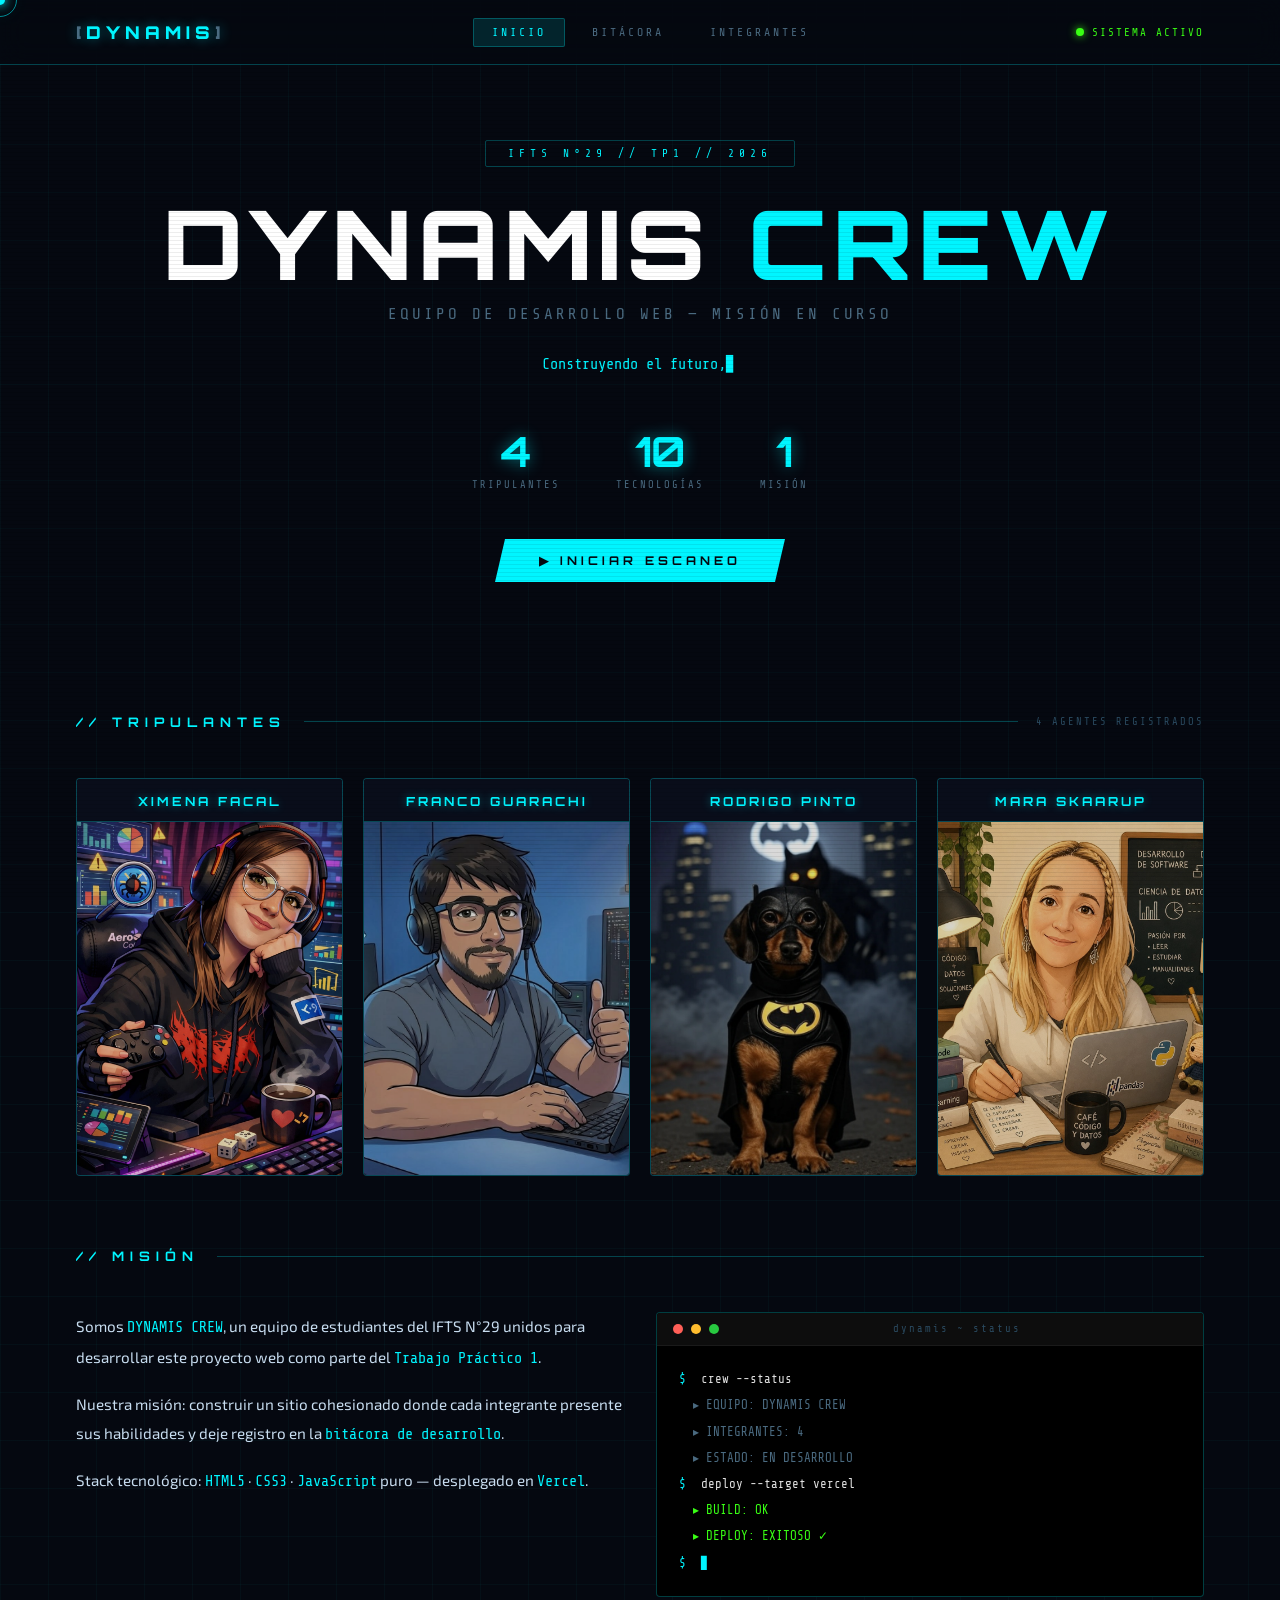
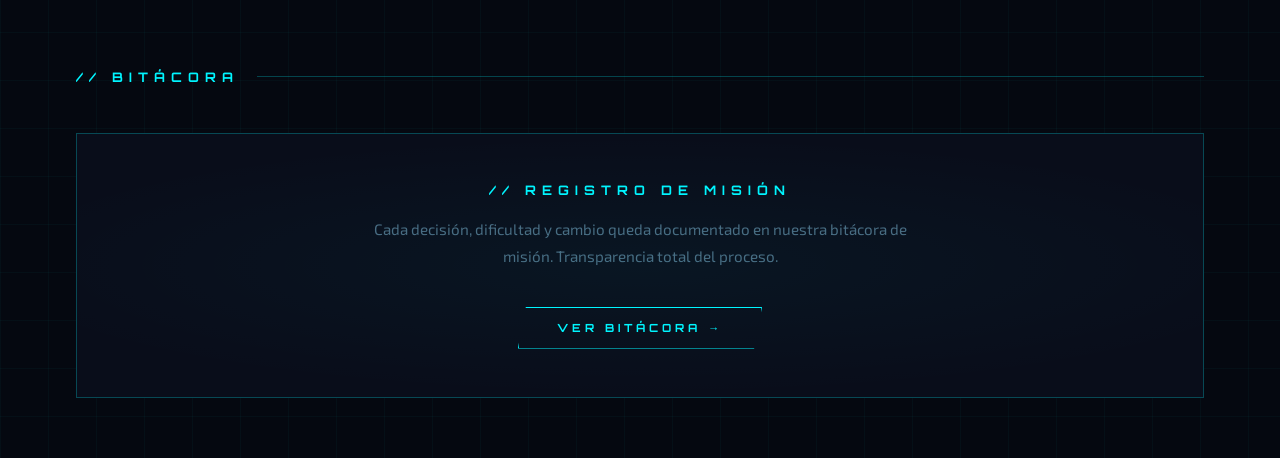
<file: index.html>
<!DOCTYPE html>
<html lang="es">
<head>
  <meta charset="UTF-8" />
  <meta name="viewport" content="width=device-width, initial-scale=1.0"/>
  <title>Dynamis | Sistema Nexus</title>
  <link href="https://fonts.googleapis.com/css2?family=Orbitron:wght@400;700;900&family=Share+Tech+Mono&family=Exo+2:wght@300;400;600&display=swap" rel="stylesheet"/>
  <link rel="stylesheet" href="css/styles.css"/>
</head>
<body>

  <div id="cursor"></div>
  <div id="cursor-ring"></div>

  <div id="scan-overlay">
    <div id="scan-line"></div>
    <!-- <div id="scan-msg">ESCANEANDO SISTEMA...</div> -->
  </div>

  <header class="nav-header">
    <nav class="nav-container">
      <div class="nav-logo">
        <span class="logo-bracket">[</span>DYNAMIS<span class="logo-bracket">]</span>
      </div>
      <div class="nav-links">
        <button class="nav-btn" onclick="navigate('home')">INICIO</button>
        <button class="nav-btn" onclick="navigate('bitacora')">BITÁCORA</button>
        <button class="nav-btn" onclick="scrollToIntegrantes()">INTEGRANTES</button>
      </div>
      <div class="nav-status">
        <div class="status-dot"></div>
        <span>SISTEMA ACTIVO</span>
      </div>
    </nav>
  </header>

  <main id="root"></main>

  <script src="js/main.js"></script>
</body>
</html>
</file>
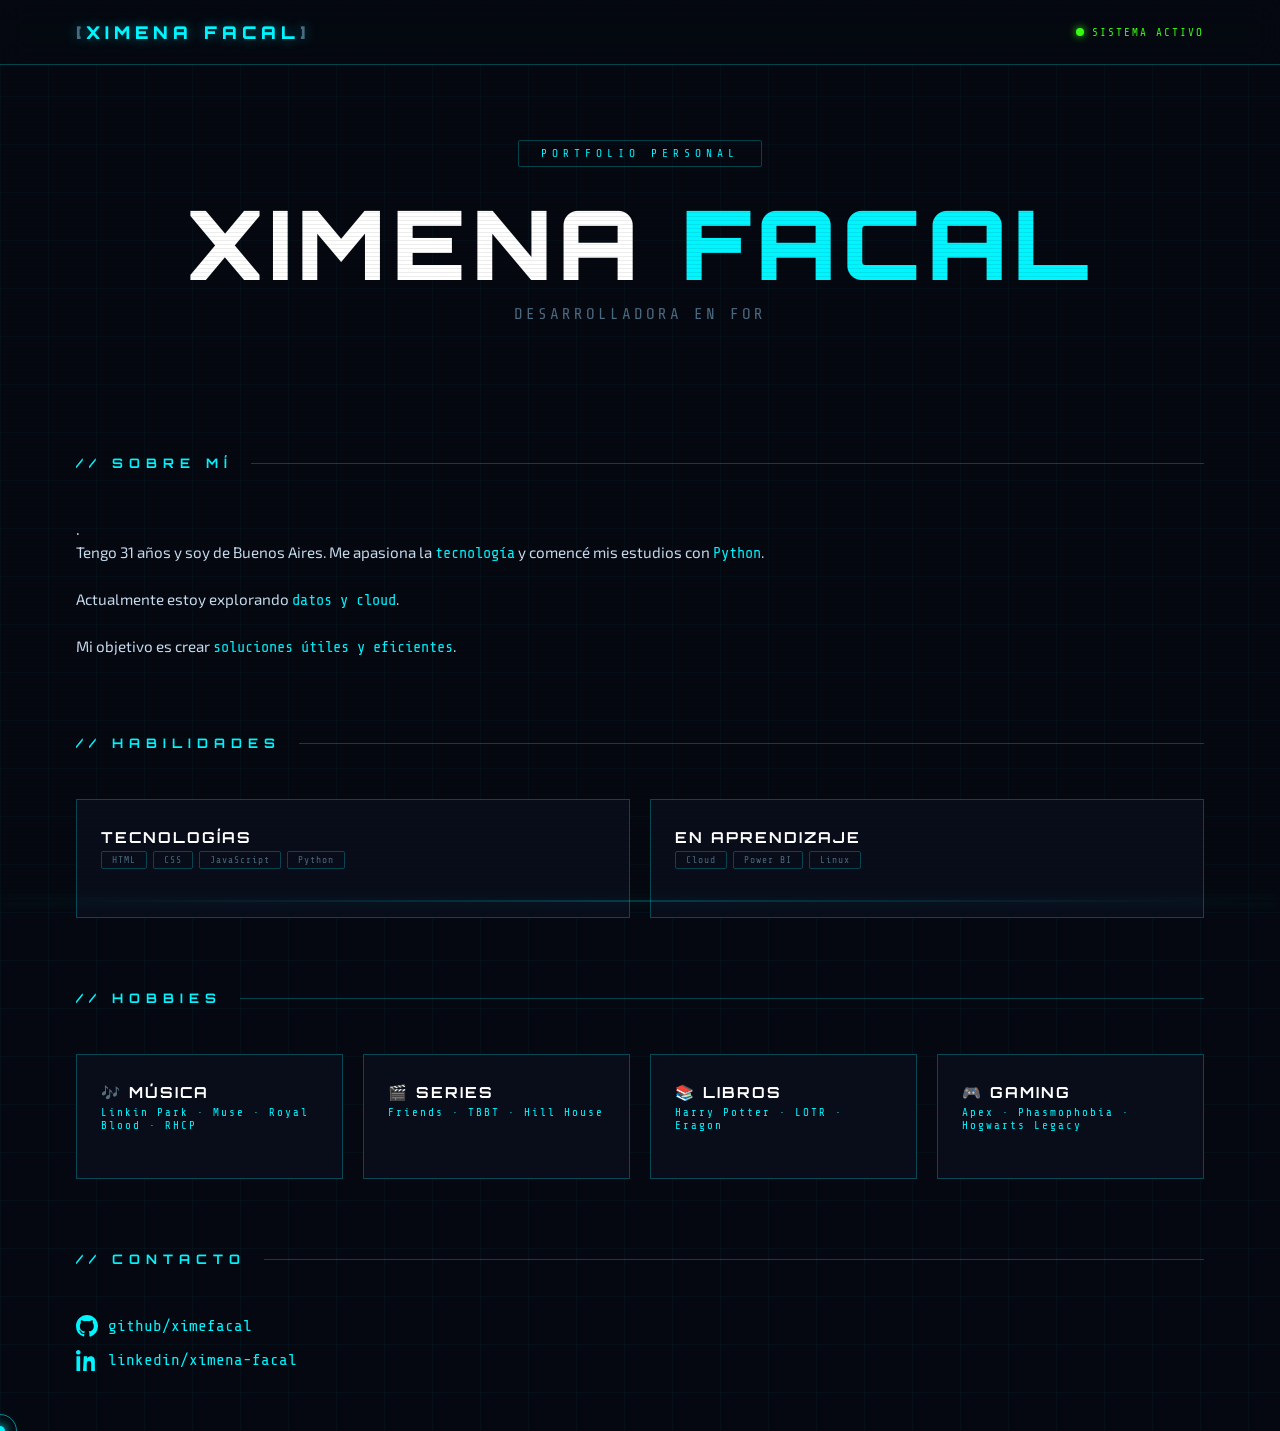
<file: tp1 v2.0/index.html>
<!DOCTYPE html>
<html lang="es">
<head>
  <meta charset="UTF-8" />
  <meta name="viewport" content="width=device-width, initial-scale=1.0"/>
  <title>Ximena | Dynamis Profile</title>

  <!-- Fuentes Dynamis -->
  <link href="https://fonts.googleapis.com/css2?family=Orbitron:wght@400;700;900&family=Share+Tech+Mono&family=Exo+2:wght@300;400;600&display=swap" rel="stylesheet"/>

  <link rel="stylesheet" href="css/styles.css"/>
</head>

<body>

  <!-- NAVBAR -->
  <header class="nav-header">
    <nav class="nav-container">
      <div class="nav-logo">
        <span class="logo-bracket">[</span>XIMENA FACAL<span class="logo-bracket">]</span>
      </div>
      <div class="nav-status">
        <div class="status-dot"></div>
        <span>SISTEMA ACTIVO</span>
      </div>

    </nav>
  </header>

  <main id="root">

    <!-- HERO -->
    <section class="hero-section">
      <div class="hero-badge">PORTFOLIO PERSONAL</div>

      <h1 class="hero-title">
        XIMENA <span class="title-accent">FACAL</span>
      </h1>

      <p class="hero-subtitle">
        DESARROLLADORA EN FORMACIÓN — TECNOLOGÍA & DATOS
      </p>
    </section>

    <!-- SOBRE MI -->
    <section class="mission-section">
      <div class="section-header">
        <h2>// SOBRE MÍ</h2>
        <div class="header-line"></div>
      </div>.
      

      <div class="mission-text">
        <p>
          Tengo 31 años y soy de Buenos Aires. Me apasiona la 
          <span>tecnología</span> y comencé mis estudios con <span>Python</span>.
        </p>

        <p>
          Actualmente estoy explorando <span>datos y cloud</span>.
        </p>

        <p>
          Mi objetivo es crear <span>soluciones útiles y eficientes</span>.
        </p>
      </div>
    </section>

    <!-- HABILIDADES -->
    <section class="crew-section">
      <div class="section-header">
        <h2>// HABILIDADES</h2>
        <div class="header-line"></div>
      </div>

      <div class="crew-grid">

        <div class="crew-card">
          <div class="card-name">TECNOLOGÍAS</div>
          <div class="card-skills">
            <span class="skill-tag">HTML</span>
            <span class="skill-tag">CSS</span>
            <span class="skill-tag">JavaScript</span>
            <span class="skill-tag">Python</span>
          </div>
        </div>

        <div class="crew-card">
          <div class="card-name">EN APRENDIZAJE</div>
          <div class="card-skills">
            <span class="skill-tag">Cloud</span>
            <span class="skill-tag">Power BI</span>
            <span class="skill-tag">Linux</span>
          </div>
        </div>

      </div>
    </section>

    <!-- HOBBIES -->
    <section class="crew-section">
      <div class="section-header">
        <h2>// HOBBIES</h2>
        <div class="header-line"></div>
      </div>

      <div class="crew-grid">

        <div class="crew-card">
          <div class="card-name">🎶 MÚSICA</div>
          <div class="card-role">Linkin Park · Muse · Royal Blood · RHCP</div>
        </div>

        <div class="crew-card">
          <div class="card-name">🎬 SERIES</div>
          <div class="card-role">Friends · TBBT · Hill House</div>
        </div>

        <div class="crew-card">
          <div class="card-name">📚 LIBROS</div>
          <div class="card-role">Harry Potter · LOTR · Eragon</div>
        </div>

        <div class="crew-card">
          <div class="card-name">🎮 GAMING</div>
          <div class="card-role">Apex · Phasmophobia · Hogwarts Legacy</div>
        </div>

      </div>
    </section>

    <!-- CONTACTO -->
    <section class="mission-section">
      <div class="section-header">
        <h2>// CONTACTO</h2>
        <div class="header-line"></div>
      </div>

<div class="contact-links">

  <!-- GITHUB -->
  <a href="https://github.com/ximefacal" target="_blank" class="contact-item">
    <svg viewBox="0 0 24 24">
      <path d="M12 0C5.37 0 0 5.37 0 12a12 12 0 008.2 11.4c.6.1.8-.3.8-.6v-2.2c-3.3.7-4-1.6-4-1.6-.5-1.3-1.2-1.6-1.2-1.6-1-.7.1-.7.1-.7 1.1.1 1.7 1.2 1.7 1.2 1 .1.6 2.2 3.5 1.6.1-.7.4-1.2.7-1.5-2.7-.3-5.6-1.3-5.6-6a4.7 4.7 0 011.2-3.2 4.3 4.3 0 01.1-3.1s1-.3 3.3 1.2a11.5 11.5 0 016 0c2.3-1.5 3.3-1.2 3.3-1.2.4 1 .2 2.1.1 3.1a4.7 4.7 0 011.2 3.2c0 4.7-2.9 5.7-5.6 6 .4.3.8 1 .8 2v3c0 .3.2.7.8.6A12 12 0 0024 12c0-6.63-5.37-12-12-12z"/>
    </svg>
    <span>github/ximefacal</span>
  </a>

  <!-- LINKEDIN -->
  <a href="https://www.linkedin.com/in/ximena-facal/" target="_blank" class="contact-item">
    <svg viewBox="0 0 24 24">
      <path d="M4.98 3.5C4.98 5 3.9 6 2.5 6S0 5 0 3.5 1.08 1 2.5 1 4.98 2 4.98 3.5zM.5 8h4V24h-4zM8.5 8h3.6v2.2h.1c.5-.9 1.8-2.2 3.7-2.2 4 0 4.7 2.6 4.7 6V24h-4v-7.1c0-1.7 0-3.8-2.3-3.8s-2.6 1.8-2.6 3.7V24h-4z"/>
    </svg>
    <span>linkedin/ximena-facal</span>
  </a>

</div>
    </section>

  </main>
  <script src="js/main.js"></script>
</body>
</html>
</file>
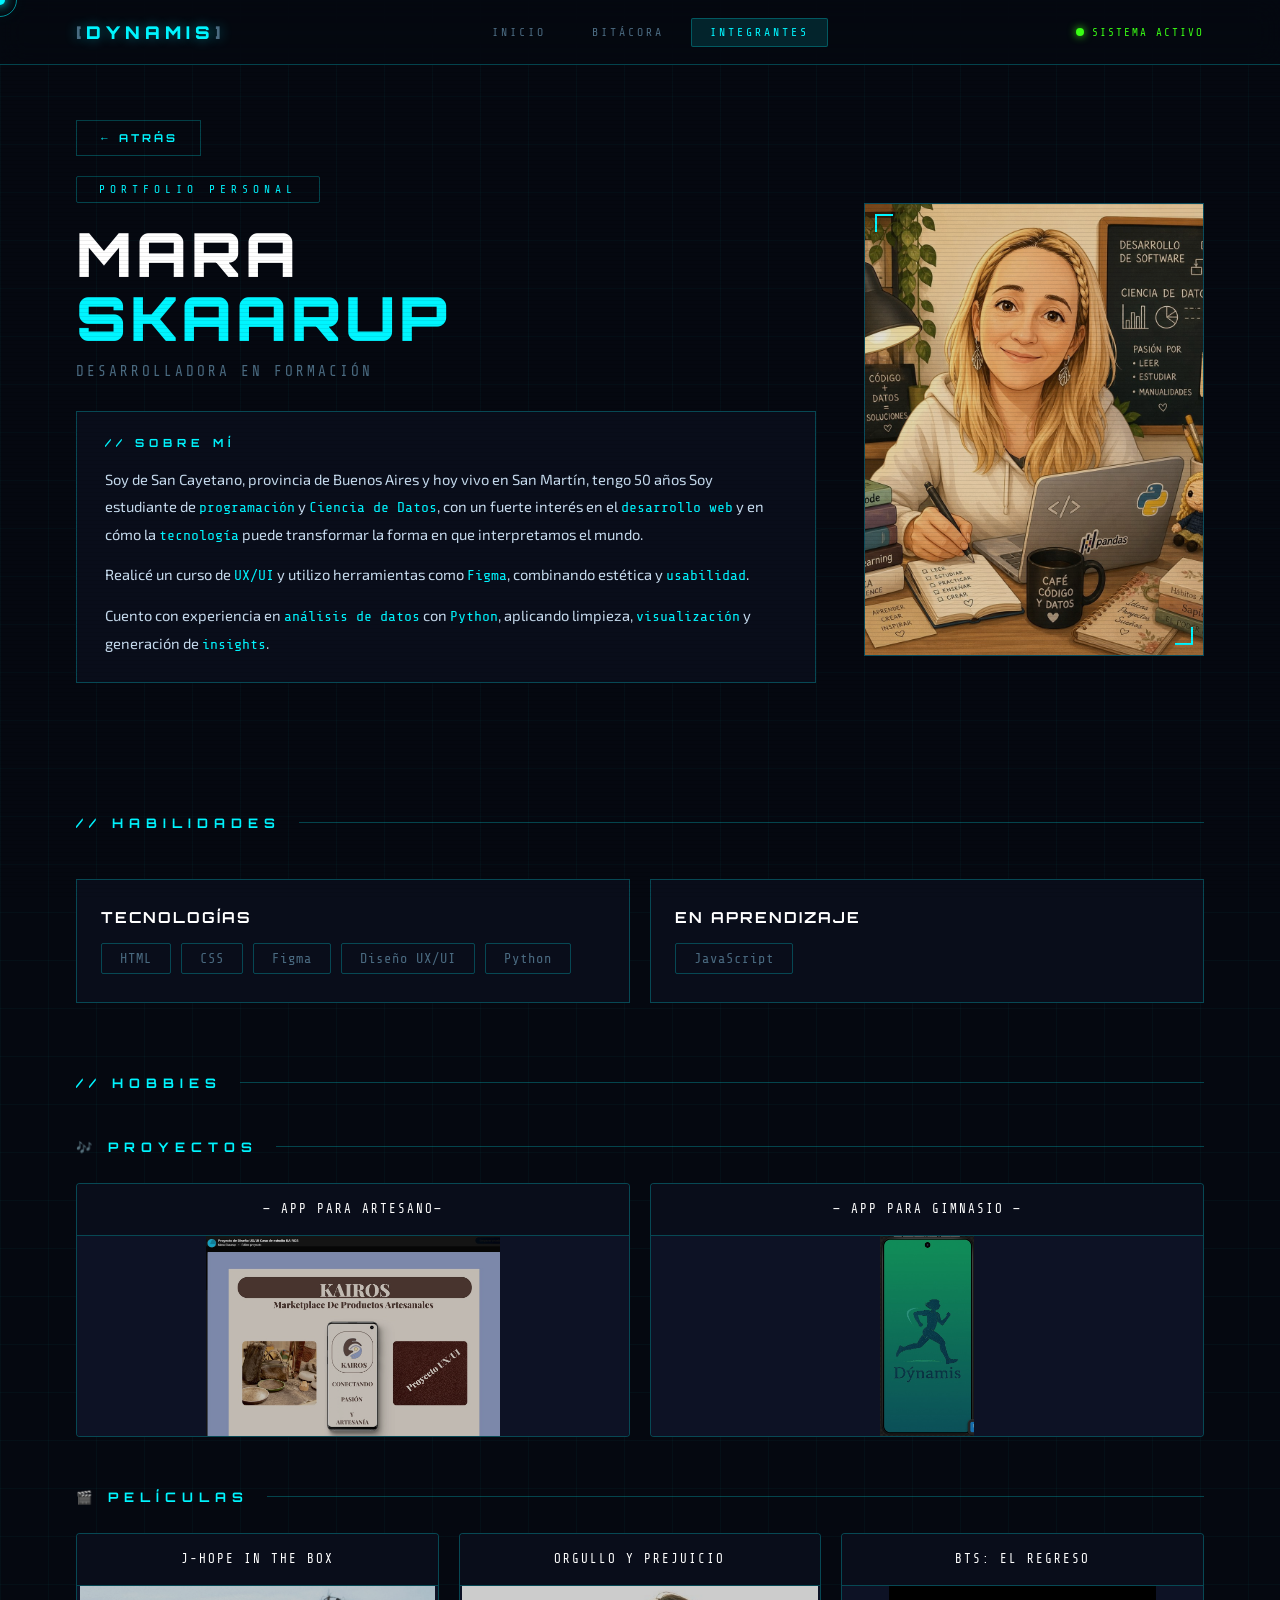
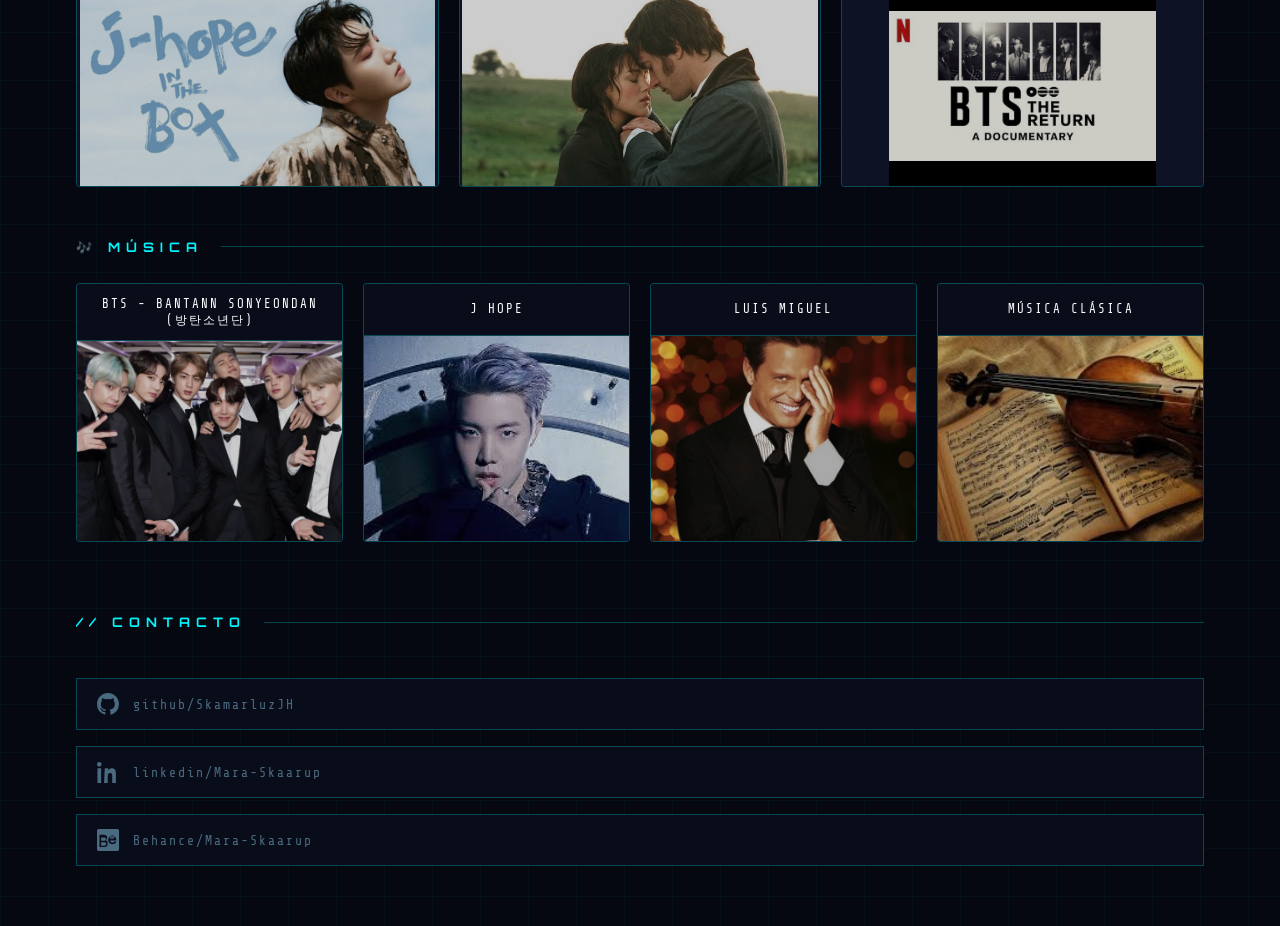
<file: mara.html>
<!DOCTYPE html>
<html lang="es">
<head>
  <meta charset="UTF-8" />
  <meta name="viewport" content="width=device-width, initial-scale=1.0"/>
  <title>Mara Skaarup | Dynamis Profile</title>
  <link href="https://fonts.googleapis.com/css2?family=Orbitron:wght@400;700;900&family=Share+Tech+Mono&family=Exo+2:wght@300;400;600&display=swap" rel="stylesheet"/>
  <link rel="stylesheet" href="css/styles.css"/>
</head>
<body>

  <div id="cursor"></div>
  <div id="cursor-ring"></div>

  <header class="nav-header">
    <nav class="nav-container">
      <div class="nav-logo">
        <span class="logo-bracket">[</span>DYNAMIS<span class="logo-bracket">]</span>
      </div>
      <div class="nav-links">
        <button class="nav-btn" onclick="window.location.href='index.html'">INICIO</button>
        <button class="nav-btn" onclick="window.location.href='index.html?page=bitacora'">BITÁCORA</button>
        <button class="nav-btn active" onclick="window.location.href='index.html'">INTEGRANTES</button>
      </div>
      <div class="nav-status">
        <div class="status-dot"></div>
        <span>SISTEMA ACTIVO</span>
      </div>
    </nav>
  </header>

  <main id="root">

    <div class="profile-nav-buttons">
      <a href="rodrigo.html" class="profile-nav-btn">← ATRÁS</a>
      <span class="profile-nav-btn placeholder">SIGUIENTE →</span>
    </div>

    <!-- HERO -->
    <div class="profile-hero-layout">

      <div class="profile-hero-left">
        <div class="hero-badge" style="align-self:flex-start; margin-bottom:20px; animation: fadeUp .6s ease .1s both;">PORTFOLIO PERSONAL</div>

        <h1 class="profile-hero-title">
          MARA
          <span class="title-accent">SKAARUP</span>
        </h1>
        <p class="profile-hero-subtitle">DESARROLLADORA EN FORMACIÓN</p>

        <div class="profile-about-box">
          <div class="profile-about-label">// SOBRE MÍ</div>
          <div class="profile-about-text">
            <p>
              Soy de San Cayetano, provincia de Buenos Aires y hoy vivo en San Martín, tengo 50 años
              Soy estudiante de <span>programación</span> y <span>Ciencia de Datos</span>,
              con un fuerte interés en el <span>desarrollo web</span> y en cómo la <span>tecnología</span>
              puede transformar la forma en que interpretamos el mundo.
            </p>
            <p>
              Realicé un curso de <span>UX/UI</span> y utilizo herramientas como
              <span>Figma</span>, combinando estética y <span>usabilidad</span>.
            </p>
            <p>
              Cuento con experiencia en <span>análisis de datos</span> con <span>Python</span>,
              aplicando limpieza, <span>visualización</span> y generación de <span>insights</span>.
            </p>
          </div>
        </div>
      </div>

      <!-- FOTO -->
      <div class="profile-photo-col">
        <div class="profile-photo-frame">
          <img src="img/mara/foto.png"
               alt="Mara Skaarup"
               onerror="this.src='https://picsum.photos/seed/mara_portrait/400/530'">
        </div>
      </div>

    </div>

    <!-- HABILIDADES -->
    <section class="crew-section">
      <div class="section-header">
        <h2>// HABILIDADES</h2>
        <div class="header-line"></div>
      </div>
      <div class="crew-grid">
        <div class="crew-card">
          <div class="card-name">TECNOLOGÍAS</div>
          <div class="card-skills">
            <span class="skill-tag">HTML</span>
            <span class="skill-tag">CSS</span>
            <span class="skill-tag">Figma</span>
            <span class="skill-tag">Diseño UX/UI</span>
            <span class="skill-tag">Python</span>
          </div>
        </div>
        <div class="crew-card">
          <div class="card-name">EN APRENDIZAJE</div>
          <div class="card-skills">
            <span class="skill-tag">JavaScript</span>
          </div>
        </div>
      </div>
    </section>

    <!-- HOBBIES -->
    <section class="crew-section">
      <div class="section-header">
        <h2>// HOBBIES</h2>
        <div class="header-line"></div>
      </div>

      <!-- PROYECTOS -->
      <div class="hobby-category">
        <div class="hobby-category-title">🎶 PROYECTOS</div>
        <div class="hobby-cards-row">
          <div class="hobby-card">
            <div class="hobby-card-title">— App para artesano—</div>
            <div class="hobby-card-img">
              <img src="img/mara/proyecto1.png" alt="App artesano" style="object-fit: contain;">
            </div>
          </div>
          <div class="hobby-card">
            <div class="hobby-card-title">— App para gimnasio —</div>
            <div class="hobby-card-img">
              <img src="img/mara/Dynamis.png" alt="App gimnasio" style="object-fit: contain;">
            </div>
          </div>
        </div>
      </div>

      <!-- PELÍCULAS -->
      <div class="hobby-category">
        <div class="hobby-category-title">🎬 PELÍCULAS</div>
        <div class="hobby-cards-row">
          <div class="hobby-card">
            <div class="hobby-card-title">J-Hope IN THE BOX</div>
            <div class="hobby-card-img">
              <img src="img/mara/j-hope.png" alt="J-Hope IN THE BOX" style="object-fit: contain;">
            </div>
          </div>
          <div class="hobby-card">
            <div class="hobby-card-title">Orgullo y Prejuicio</div>
            <div class="hobby-card-img">
              <img src="img/mara/orgulloyprejucio.png" alt="Orgullo y Prejuicio" style="object-fit: contain;">
            </div>
          </div>
          <div class="hobby-card">
            <div class="hobby-card-title">BTS: El Regreso</div>
            <div class="hobby-card-img">
              <img src="img/mara/btsregreso.png" alt="BTS El Regreso" style="object-fit: contain;">
            </div>
          </div>
        </div>
      </div>

    </section>

    <!-- MÚSICA -->
      <div class="hobby-category">
        <div class="hobby-category-title">🎶 MÚSICA</div>
        <div class="hobby-cards-row">
          <div class="hobby-card">
            <div class="hobby-card-title"> BTS - Bantann Sonyeondan (방탄소년단)</div>
            <div class="hobby-card-img">
              <img src="img/mara/bts.png" alt="BTS">
            </div>
          </div>
          <div class="hobby-card">
            <div class="hobby-card-title">J Hope</div>
            <div class="hobby-card-img">
              <img src="img/mara/JHope.png" alt="J Hope">
            </div>
          </div>
          <div class="hobby-card">
            <div class="hobby-card-title">Luis Miguel</div>
            <div class="hobby-card-img">
              <img src="img/mara/LM.png" alt="Luis Miguel">
            </div>
          </div>
          <div class="hobby-card">
            <div class="hobby-card-title">Música Clásica</div>
            <div class="hobby-card-img">
              <img src="img/mara/Musica Clásica.png" alt="Música Clásica">
            </div>
          </div>
        </div>
      </div>

    <!-- CONTACTO -->
    <section class="mission-section">
      <div class="section-header">
        <h2>// CONTACTO</h2>
        <div class="header-line"></div>
      </div>
      <div class="contact-links">
        <a href="https://github.com/SkamarluzJH" target="_blank" class="contact-item">
          <svg viewBox="0 0 24 24"><path d="M12 0C5.37 0 0 5.37 0 12a12 12 0 008.2 11.4c.6.1.8-.3.8-.6v-2.2c-3.3.7-4-1.6-4-1.6-.5-1.3-1.2-1.6-1.2-1.6-1-.7.1-.7.1-.7 1.1.1 1.7 1.2 1.7 1.2 1 .1.6 2.2 3.5 1.6.1-.7.4-1.2.7-1.5-2.7-.3-5.6-1.3-5.6-6a4.7 4.7 0 011.2-3.2 4.3 4.3 0 01.1-3.1s1-.3 3.3 1.2a11.5 11.5 0 016 0c2.3-1.5 3.3-1.2 3.3-1.2.4 1 .2 2.1.1 3.1a4.7 4.7 0 011.2 3.2c0 4.7-2.9 5.7-5.6 6 .4.3.8 1 .8 2v3c0 .3.2.7.8.6A12 12 0 0024 12c0-6.63-5.37-12-12-12z"/></svg>
          <span>github/SkamarluzJH</span>
        </a>
         <a href="https://www.linkedin.com/in/mara-skaarup/" target="_blank" class="contact-item">
          <svg viewBox="0 0 24 24"><path d="M4.98 3.5C4.98 5 3.9 6 2.5 6S0 5 0 3.5 1.08 1 2.5 1 4.98 2 4.98 3.5zM.5 8h4V24h-4zM8.5 8h3.6v2.2h.1c.5-.9 1.8-2.2 3.7-2.2 4 0 4.7 2.6 4.7 6V24h-4v-7.1c0-1.7 0-3.8-2.3-3.8s-2.6 1.8-2.6 3.7V24h-4z"/></svg>
          <span>linkedin/Mara-Skaarup</span>
        </a>
        <a href="https://www.behance.net/maraskaarup" target="_blank" rel="noopener" class="contact-item">
          <svg viewBox="0 0 24 24" fill="currentColor"><path d="M9.17 12.18c.3-.32.46-.75.46-1.28 0-.52-.14-.94-.43-1.24-.28-.3-.7-.45-1.24-.45H4.5v3.5h3.5c.57 0 1.02-.18 1.17-.53zM9.5 15c-.3-.33-.75-.5-1.36-.5H4.5v3.75H8.1c.63 0 1.1-.17 1.42-.52.32-.34.48-.78.48-1.32 0-.57-.17-1.08-.5-1.41zM14.5 10.75h3.75c-.06-.65-.27-1.15-.62-1.5-.36-.35-.83-.52-1.43-.52-.64 0-1.14.18-1.5.55-.36.36-.57.86-.2 1.47zM22 0H2C.9 0 0 .9 0 2v20c0 1.1.9 2 2 2h20c1.1 0 2-.9 2-2V2c0-1.1-.9-2-2-2zm-8.25 8h5.5v1.25h-5.5V8zM11.5 16.3c0 .73-.16 1.36-.48 1.87-.32.52-.77.9-1.34 1.14-.57.25-1.22.37-1.96.37H2.75V6.32H7.5c1.1 0 1.97.28 2.6.85.62.57.93 1.35.93 2.33 0 .65-.15 1.2-.45 1.65-.3.45-.72.78-1.27.98.72.18 1.27.55 1.65 1.1.38.56.57 1.24.54 2.07zm8.8-3.8H14.4c.04.8.28 1.4.72 1.8.44.4 1 .6 1.7.6.5 0 .96-.1 1.37-.32.4-.22.67-.53.8-.94h2.1c-.3.94-.83 1.67-1.6 2.18-.76.52-1.68.78-2.74.78-1.38 0-2.47-.42-3.27-1.26-.8-.84-1.2-2-1.2-3.46 0-1.4.4-2.53 1.22-3.4.82-.85 1.9-1.28 3.23-1.28 1.38 0 2.45.47 3.22 1.4.77.93 1.1 2.18.95 3.9z"/></svg>
          <span>Behance/Mara-Skaarup</span>
        </a>
      </div>
    </section>

  </main>

  <script>
    const cur  = document.getElementById('cursor');
    const ring = document.getElementById('cursor-ring');
    document.addEventListener('mousemove', e => {
      cur.style.left  = e.clientX + 'px';
      cur.style.top   = e.clientY + 'px';
      ring.style.left = e.clientX + 'px';
      ring.style.top  = e.clientY + 'px';
    });
    document.addEventListener('mouseover', e => {
      const interactive = e.target.closest('a, button, .crew-card, .hobby-card');
      if (interactive) {
        ring.style.width  = '54px';
        ring.style.height = '54px';
        ring.style.opacity = '.9';
      } else {
        ring.style.width  = '34px';
        ring.style.height = '34px';
        ring.style.opacity = '.55';
      }
    });
  </script>
</body>
</html>
</file>
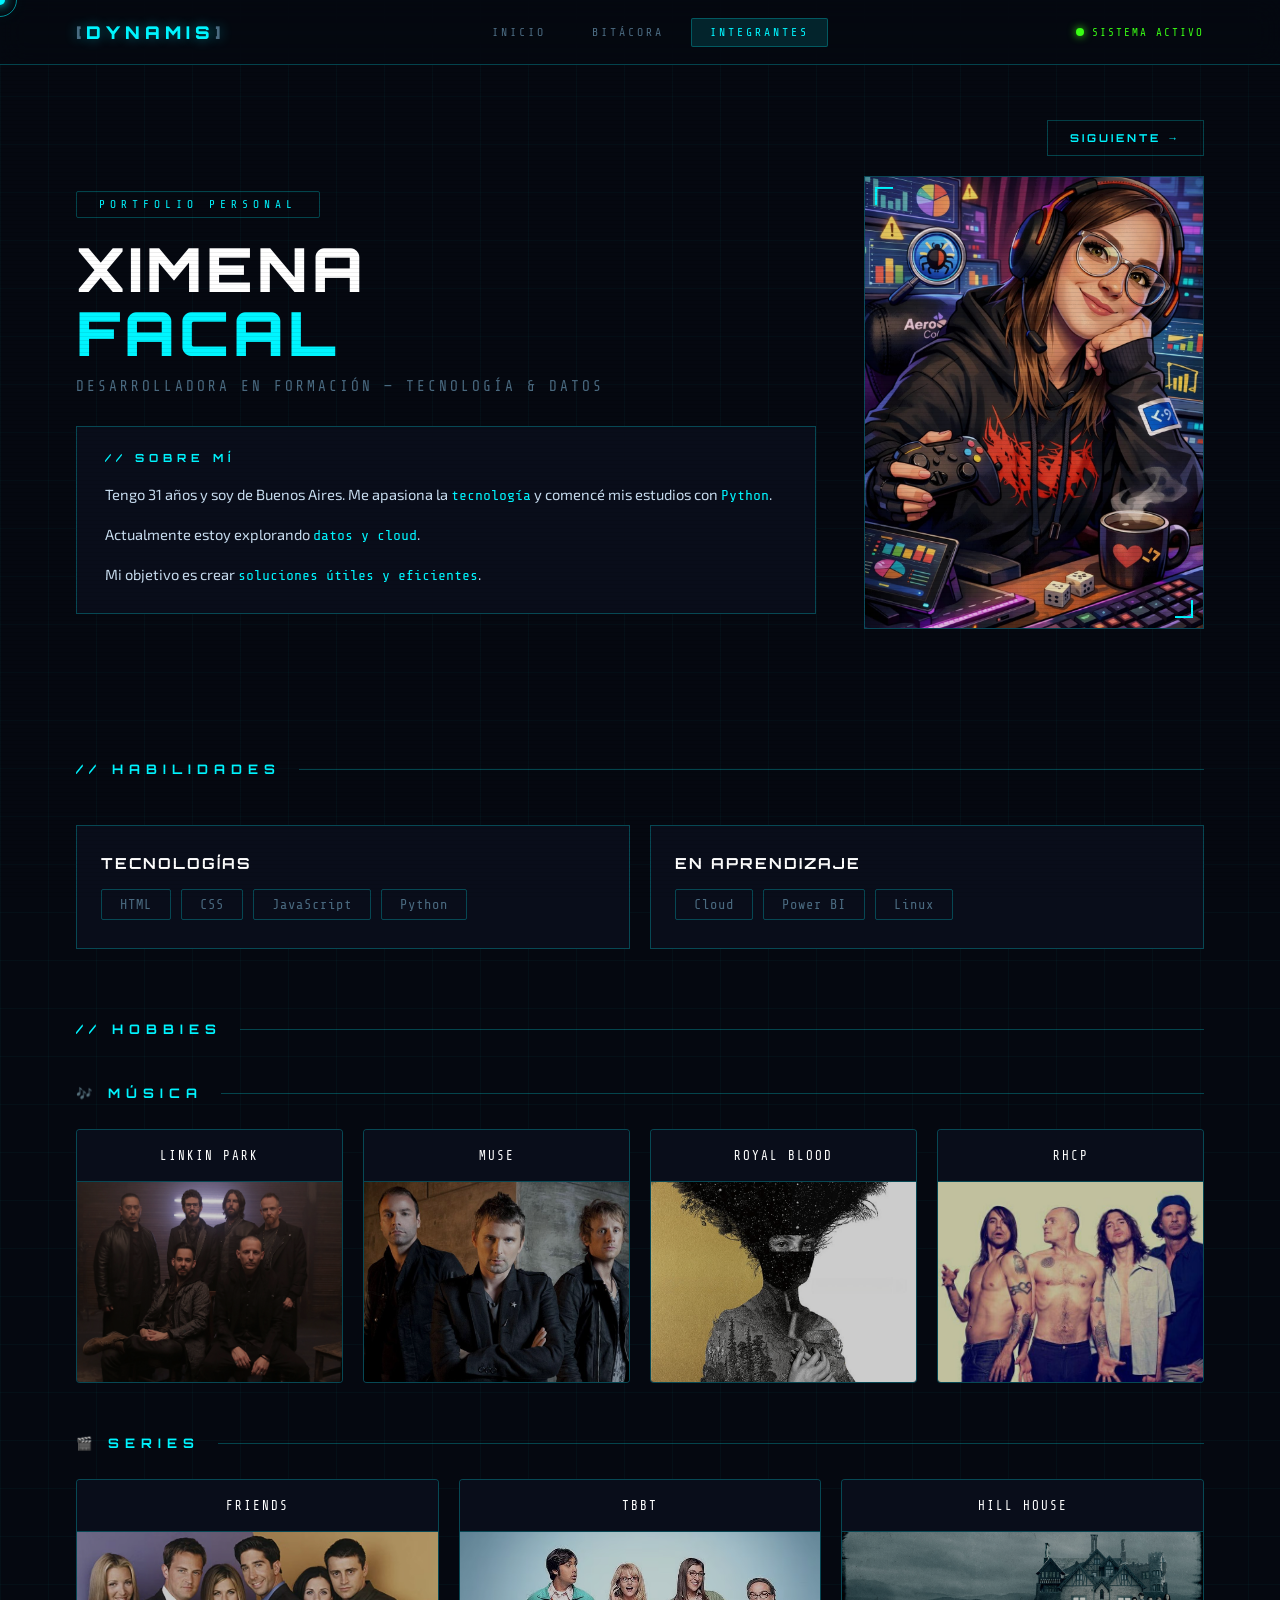
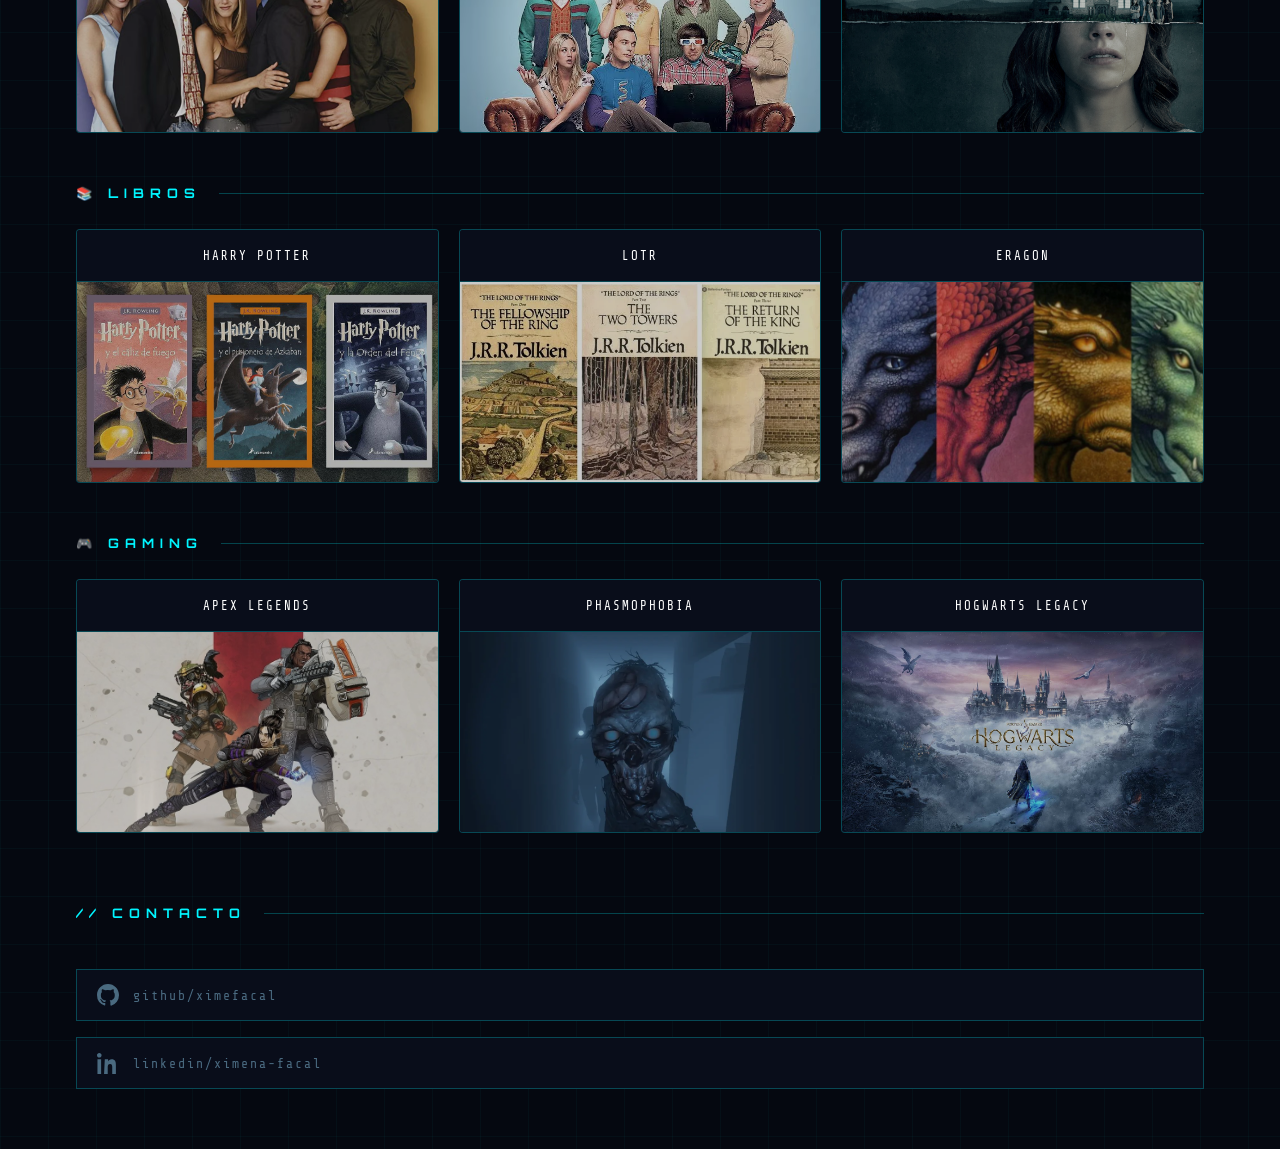
<file: Ximena.html>
<!DOCTYPE html>
<html lang="es">
<head>
  <meta charset="UTF-8" />
  <meta name="viewport" content="width=device-width, initial-scale=1.0"/>
  <title>Ximena Facal | Dynamis Profile</title>
  <link href="https://fonts.googleapis.com/css2?family=Orbitron:wght@400;700;900&family=Share+Tech+Mono&family=Exo+2:wght@300;400;600&display=swap" rel="stylesheet"/>
  <link rel="stylesheet" href="css/styles.css"/>
</head>
<body>

  <div id="cursor"></div>
  <div id="cursor-ring"></div>

  <header class="nav-header">
    <nav class="nav-container">
      <div class="nav-logo">
        <span class="logo-bracket">[</span>DYNAMIS<span class="logo-bracket">]</span>
      </div>
      <div class="nav-links">
        <button class="nav-btn" onclick="window.location.href='index.html'">INICIO</button>
        <button class="nav-btn" onclick="window.location.href='index.html?page=bitacora'">BITÁCORA</button>
        <button class="nav-btn active" onclick="window.location.href='index.html'">INTEGRANTES</button>
      </div>
      <div class="nav-status">
        <div class="status-dot"></div>
        <span>SISTEMA ACTIVO</span>
      </div>
    </nav>
  </header>

  <main id="root">

    <div class="profile-nav-buttons">
      <span class="profile-nav-btn placeholder">← ATRÁS</span>
      <a href="franco.html" class="profile-nav-btn">SIGUIENTE →</a>
    </div>

    <!-- HERO -->
    <div class="profile-hero-layout">

      <div class="profile-hero-left">
        <div class="hero-badge" style="align-self:flex-start; margin-bottom:20px; animation: fadeUp .6s ease .1s both;">PORTFOLIO PERSONAL</div>

        <h1 class="profile-hero-title">
          XIMENA
          <span class="title-accent">FACAL</span>
        </h1>
        <p class="profile-hero-subtitle">DESARROLLADORA EN FORMACIÓN — TECNOLOGÍA & DATOS</p>

        <div class="profile-about-box">
          <div class="profile-about-label">// SOBRE MÍ</div>
          <div class="profile-about-text">
            <p>
              Tengo 31 años y soy de Buenos Aires. Me apasiona la
              <span>tecnología</span> y comencé mis estudios con <span>Python</span>.
            </p>
            <p>
              Actualmente estoy explorando <span>datos y cloud</span>.
            </p>
            <p>
              Mi objetivo es crear <span>soluciones útiles y eficientes</span>.
            </p>
          </div>
        </div>
      </div>

      <!-- FOTO -->
      <div class="profile-photo-col">
        <div class="profile-photo-frame">
          <!-- Reemplazar src por foto propia -->
          <img src="img/ximena/foto.png"
               alt="Ximena Facal"
               onerror="this.src='https://picsum.photos/seed/ximena_portrait/400/530'">
        </div>
      </div>

    </div>

    <!-- HABILIDADES -->
    <section class="crew-section">
      <div class="section-header">
        <h2>// HABILIDADES</h2>
        <div class="header-line"></div>
      </div>
      <div class="crew-grid">
        <div class="crew-card">
          <div class="card-name">TECNOLOGÍAS</div>
          <div class="card-skills">
            <span class="skill-tag">HTML</span>
            <span class="skill-tag">CSS</span>
            <span class="skill-tag">JavaScript</span>
            <span class="skill-tag">Python</span>
          </div>
        </div>
        <div class="crew-card">
          <div class="card-name">EN APRENDIZAJE</div>
          <div class="card-skills">
            <span class="skill-tag">Cloud</span>
            <span class="skill-tag">Power BI</span>
            <span class="skill-tag">Linux</span>
          </div>
        </div>
      </div>
    </section>

    <!-- HOBBIES -->
    <section class="crew-section">
      <div class="section-header">
        <h2>// HOBBIES</h2>
        <div class="header-line"></div>
      </div>

      <!-- MÚSICA -->
      <div class="hobby-category">
        <div class="hobby-category-title">🎶 MÚSICA</div>
        <div class="hobby-cards-row">
          <div class="hobby-card">
            <div class="hobby-card-title">Linkin Park</div>
            <div class="hobby-card-img">
              <img src="img/ximena/linkinpark.png" alt="Linkin Park">
            </div>
          </div>
          <div class="hobby-card">
            <div class="hobby-card-title">Muse</div>
            <div class="hobby-card-img">
              <img src="img/ximena/muse.png" alt="Muse">
            </div>
          </div>
          <div class="hobby-card">
            <div class="hobby-card-title">Royal Blood</div>
            <div class="hobby-card-img">
              <img src="img/ximena/royalblood.png" alt="Royal Blood">
            </div>
          </div>
          <div class="hobby-card">
            <div class="hobby-card-title">RHCP</div>
            <div class="hobby-card-img">
              <img src="img/ximena/rhcp.png" alt="RHCP">
            </div>
          </div>
        </div>
      </div>

      <!-- SERIES -->
      <div class="hobby-category">
        <div class="hobby-category-title">🎬 SERIES</div>
        <div class="hobby-cards-row">
          <div class="hobby-card">
            <div class="hobby-card-title">Friends</div>
            <div class="hobby-card-img">
              <img src="img/ximena/friends.png" alt="Friends">
            </div>
          </div>
          <div class="hobby-card">
            <div class="hobby-card-title">TBBT</div>
            <div class="hobby-card-img">
              <img src="img/ximena/tbbt.png" alt="TBBT">
            </div>
          </div>
          <div class="hobby-card">
            <div class="hobby-card-title">Hill House</div>
            <div class="hobby-card-img">
              <img src="img/ximena/hillhouse.png" alt="Hill House">
            </div>
          </div>
        </div>
      </div>

      <!-- LIBROS -->
      <div class="hobby-category">
        <div class="hobby-category-title">📚 LIBROS</div>
        <div class="hobby-cards-row">
          <div class="hobby-card">
            <div class="hobby-card-title">Harry Potter</div>
            <div class="hobby-card-img">
              <img src="img/ximena/harrylibro.png" alt="Harry Potter">
            </div>
          </div>
          <div class="hobby-card">
            <div class="hobby-card-title">LOTR</div>
            <div class="hobby-card-img">
              <img src="img/ximena/lotr.png" alt="LOTR">
            </div>
          </div>
          <div class="hobby-card">
            <div class="hobby-card-title">Eragon</div>
            <div class="hobby-card-img">
              <img src="img/ximena/eragon.png" alt="Eragon">
            </div>
          </div>
        </div>
      </div>

      <!-- GAMING -->
      <div class="hobby-category">
        <div class="hobby-category-title">🎮 GAMING</div>
        <div class="hobby-cards-row">
          <div class="hobby-card">
            <div class="hobby-card-title">Apex Legends</div>
            <div class="hobby-card-img">
              <img src="img/ximena/apex.png" alt="Apex Legends">
            </div>
          </div>
          <div class="hobby-card">
            <div class="hobby-card-title">Phasmophobia</div>
            <div class="hobby-card-img">
              <img src="img/ximena/phasmofobia.png" alt="Phasmophobia">
            </div>
          </div>
          <div class="hobby-card">
            <div class="hobby-card-title">Hogwarts Legacy</div>
            <div class="hobby-card-img">
              <img src="img/ximena/hogwarts.png" alt="Hogwarts Legacy">
            </div>
          </div>
        </div>
      </div>

    </section>

    <!-- CONTACTO -->
    <section class="mission-section">
      <div class="section-header">
        <h2>// CONTACTO</h2>
        <div class="header-line"></div>
      </div>
      <div class="contact-links">
        <a href="https://github.com/ximefacal" target="_blank" class="contact-item">
          <svg viewBox="0 0 24 24"><path d="M12 0C5.37 0 0 5.37 0 12a12 12 0 008.2 11.4c.6.1.8-.3.8-.6v-2.2c-3.3.7-4-1.6-4-1.6-.5-1.3-1.2-1.6-1.2-1.6-1-.7.1-.7.1-.7 1.1.1 1.7 1.2 1.7 1.2 1 .1.6 2.2 3.5 1.6.1-.7.4-1.2.7-1.5-2.7-.3-5.6-1.3-5.6-6a4.7 4.7 0 011.2-3.2 4.3 4.3 0 01.1-3.1s1-.3 3.3 1.2a11.5 11.5 0 016 0c2.3-1.5 3.3-1.2 3.3-1.2.4 1 .2 2.1.1 3.1a4.7 4.7 0 011.2 3.2c0 4.7-2.9 5.7-5.6 6 .4.3.8 1 .8 2v3c0 .3.2.7.8.6A12 12 0 0024 12c0-6.63-5.37-12-12-12z"/></svg>
          <span>github/ximefacal</span>
        </a>
        <a href="https://www.linkedin.com/in/ximena-facal/" target="_blank" class="contact-item">
          <svg viewBox="0 0 24 24"><path d="M4.98 3.5C4.98 5 3.9 6 2.5 6S0 5 0 3.5 1.08 1 2.5 1 4.98 2 4.98 3.5zM.5 8h4V24h-4zM8.5 8h3.6v2.2h.1c.5-.9 1.8-2.2 3.7-2.2 4 0 4.7 2.6 4.7 6V24h-4v-7.1c0-1.7 0-3.8-2.3-3.8s-2.6 1.8-2.6 3.7V24h-4z"/></svg>
          <span>linkedin/ximena-facal</span>
        </a>
      </div>
    </section>

  </main>

  <script>
    const cur  = document.getElementById('cursor');
    const ring = document.getElementById('cursor-ring');
    document.addEventListener('mousemove', e => {
      cur.style.left  = e.clientX + 'px';
      cur.style.top   = e.clientY + 'px';
      ring.style.left = e.clientX + 'px';
      ring.style.top  = e.clientY + 'px';
    });
    document.addEventListener('mouseover', e => {
      const interactive = e.target.closest('a, button, .crew-card, .hobby-card');
      if (interactive) {
        ring.style.width  = '54px';
        ring.style.height = '54px';
        ring.style.opacity = '.9';
      } else {
        ring.style.width  = '34px';
        ring.style.height = '34px';
        ring.style.opacity = '.55';
      }
    });
  </script>
</body>
</html>
</file>
<file: css/styles.css>
/* 1. VARIABLES */
:root {
  --bg:         #050810;
  --bg2:        #090d1a;
  --bg3:        #0d1225;
  --cyan:       #00f5ff;
  --cyan-dim:   rgba(0,245,255,0.12);
  --cyan-glow:  rgba(0,245,255,0.45);
  --cyan-border:rgba(0,245,255,0.25);
  --green:      #39ff14;
  --red:        #ff2d55;
  --yellow:     #ffd700;
  --text:       #c8ddf0;
  --text-dim:   #4a6a80;
  --text-muted: #2a4a60;
}

/* 2. RESET */
*, *::before, *::after { box-sizing: border-box; margin: 0; padding: 0; }
html { scroll-behavior: smooth; }

body {
  background-color: var(--bg);
  background-image:
    linear-gradient(rgba(0,245,255,0.03) 1px, transparent 1px),
    linear-gradient(90deg, rgba(0,245,255,0.03) 1px, transparent 1px);
  background-size: 48px 48px;
  color: var(--text);
  font-family: 'Exo 2', sans-serif;
  min-height: 100vh;
  overflow-x: hidden;
  cursor: none;
}

/* Scanlines globales */
body::before {
  content: '';
  position: fixed;
  inset: 0;
  background: repeating-linear-gradient(
    0deg, transparent, transparent 3px,
    rgba(0,0,0,0.07) 3px, rgba(0,0,0,0.07) 4px
  );
  pointer-events: none;
  z-index: 100;
}

/* 3. CURSOR PERSONALIZADO */
#cursor {
  position: fixed;
  width: 10px; height: 10px;
  border-radius: 50%;
  background: var(--cyan);
  box-shadow: 0 0 10px var(--cyan), 0 0 22px var(--cyan-glow);
  pointer-events: none;
  z-index: 9999;
  transform: translate(-50%, -50%);
  transition: transform .08s;
}

#cursor-ring {
  position: fixed;
  width: 34px; height: 34px;
  border-radius: 50%;
  border: 1px solid var(--cyan);
  pointer-events: none;
  z-index: 9998;
  transform: translate(-50%, -50%);
  transition: transform .18s ease, width .2s, height .2s, opacity .2s;
  opacity: .55;
}

/* 4. SCAN OVERLAY */
#scan-overlay {
  display: none;
  position: fixed;
  inset: 0;
  z-index: 600;
  pointer-events: none;
}
#scan-overlay.active { display: block; }
#scan-line {
  position: absolute; left: 0; right: 0; height: 2px;
  background: linear-gradient(90deg, transparent, var(--cyan), transparent);
  box-shadow: 0 0 14px var(--cyan);
  animation: scanMove 1.4s ease-in-out forwards;
}
#scan-msg {
  position: absolute; top: 50%; left: 50%;
  transform: translate(-50%, -50%);
  font-family: 'Orbitron', sans-serif;
  font-size: 1rem;
  color: var(--cyan);
  text-shadow: 0 0 14px var(--cyan-glow);
  letter-spacing: 6px;
  animation: fadeMsg 1.4s ease forwards;
}
@keyframes scanMove {
  0%   { top: 0; opacity: 1; }
  100% { top: 100%; opacity: .2; }
}
@keyframes fadeMsg {
  0%   { opacity: 0; transform: translate(-50%,-50%) scale(.9); }
  25%  { opacity: 1; transform: translate(-50%,-50%) scale(1); }
  80%  { opacity: 1; }
  100% { opacity: 0; }
}

/* 5. NAVBAR */
.nav-header {
  position: fixed;
  top: 0; left: 0; right: 0;
  z-index: 500;
  background: rgba(5,8,16,.88);
  backdrop-filter: blur(14px);
  border-bottom: 1px solid var(--cyan-border);
}

.nav-container {
  max-width: 1200px;
  margin: 0 auto;
  padding: 0 36px;
  height: 64px;
  display: flex;
  align-items: center;
  justify-content: space-between;
  gap: 24px;
}

.nav-logo {
  font-family: 'Orbitron', sans-serif;
  font-weight: 900;
  font-size: 1.1rem;
  color: var(--cyan);
  text-shadow: 0 0 12px var(--cyan-glow);
  letter-spacing: 5px;
}

.logo-bracket { color: var(--text-dim); }

.nav-links { display: flex; gap: 8px; }

.nav-btn {
  font-family: 'Share Tech Mono', monospace;
  font-size: .72rem;
  letter-spacing: 3px;
  text-transform: uppercase;
  color: var(--text-dim);
  background: transparent;
  border: 1px solid transparent;
  padding: 7px 18px;
  border-radius: 2px;
  cursor: none;
  transition: color .2s, border-color .2s, text-shadow .2s;
}

.nav-btn:hover {
  color: var(--cyan);
  border-color: var(--cyan-border);
  text-shadow: 0 0 8px var(--cyan-glow);
}

.nav-btn.active {
  color: var(--cyan);
  border-color: var(--cyan-border);
  background: var(--cyan-dim);
}

.nav-status {
  display: flex;
  align-items: center;
  gap: 8px;
  font-family: 'Share Tech Mono', monospace;
  font-size: .68rem;
  color: var(--green);
  letter-spacing: 2px;
}

.status-dot {
  width: 8px; height: 8px;
  border-radius: 50%;
  background: var(--green);
  box-shadow: 0 0 8px var(--green);
  animation: pulse 1.8s ease-in-out infinite;
}

@keyframes pulse { 0%,100%{opacity:1;} 50%{opacity:.3;} }

/* 6. ROOT / LAYOUT */
#root {
  max-width: 1200px;
  margin: 0 auto;
  padding: 100px 36px 60px;
  min-height: 100vh;
}

/* 7. ANIMACIONES GLOBALES */
@keyframes fadeUp {
  from { opacity: 0; transform: translateY(22px); }
  to   { opacity: 1; transform: translateY(0); }
}

@keyframes blink { 50% { opacity: 0; } }

@keyframes glowPulse {
  0%,100% { text-shadow: 0 0 10px var(--cyan-glow); }
  50%     { text-shadow: 0 0 28px var(--cyan-glow), 0 0 50px var(--cyan-dim); }
}

@keyframes smashIn {
  0%   { opacity: 0; transform: scale(1.06) translateY(-16px); }
  100% { opacity: 1; transform: scale(1) translateY(0); }
}

.smash-in { animation: smashIn .45s cubic-bezier(.25,.46,.45,.94) both; }

/* SFX flotante */
.space-sfx {
  position: fixed;
  pointer-events: none;
  font-family: 'Orbitron', sans-serif;
  font-size: 2rem;
  font-weight: 900;
  color: var(--cyan);
  text-shadow: 0 0 16px var(--cyan-glow), 0 0 32px var(--cyan-dim);
  z-index: 9999;
  letter-spacing: 2px;
  animation: sfxPop .5s cubic-bezier(.175,.885,.32,1.275) forwards;
}
@keyframes sfxPop {
  0%   { transform: translate(-50%,-50%) scale(0) rotate(-15deg); opacity:0; }
  55%  { transform: translate(-50%,-50%) scale(1.15) rotate(6deg);  opacity:1; }
  100% { transform: translate(-50%,-50%) scale(.9)  rotate(2deg);  opacity:0; }
}

/* 8. SECCIÓN HERO */
.hero-section {
  display: flex;
  flex-direction: column;
  align-items: center;
  text-align: center;
  padding: 40px 0 60px;
}

.hero-badge {
  font-family: 'Share Tech Mono', monospace;
  font-size: .7rem;
  letter-spacing: 5px;
  color: var(--cyan);
  border: 1px solid var(--cyan-border);
  padding: 6px 22px;
  border-radius: 2px;
  margin-bottom: 28px;
  animation: fadeUp .6s ease .1s both;
}

.hero-title {
  font-family: 'Orbitron', sans-serif;
  font-weight: 900;
  font-size: clamp(2.8rem, 8vw, 6rem);
  color: #fff;
  letter-spacing: 6px;
  line-height: 1;
  animation: fadeUp .6s ease .25s both;
}

.hero-title .title-accent {
  color: var(--cyan);
  animation: glowPulse 3s ease-in-out infinite;
  display: inline-block;
}

.hero-subtitle {
  margin-top: 14px;
  font-family: 'Share Tech Mono', monospace;
  font-size: clamp(.8rem, 2vw, 1rem);
  color: var(--text-dim);
  letter-spacing: 3px;
  animation: fadeUp .6s ease .4s both;
}

.typewriter-wrap {
  margin-top: 32px;
  font-family: 'Share Tech Mono', monospace;
  font-size: .95rem;
  color: var(--cyan);
  min-height: 1.6em;
  animation: fadeUp .6s ease .55s both;
}

#typewriter::after {
  content: '▋';
  animation: blink .7s step-end infinite;
}

.hero-stats {
  display: flex;
  gap: 56px;
  margin-top: 52px;
  animation: fadeUp .6s ease .7s both;
}

.stat { text-align: center; }

.stat-number {
  font-family: 'Orbitron', sans-serif;
  font-size: 2.6rem;
  font-weight: 700;
  color: var(--cyan);
  text-shadow: 0 0 16px var(--cyan-glow);
  display: block;
  line-height: 1;
}

.stat-label {
  font-family: 'Share Tech Mono', monospace;
  font-size: .65rem;
  color: var(--text-dim);
  letter-spacing: 2px;
  text-transform: uppercase;
  margin-top: 6px;
  display: block;
}

.btn-scan {
  margin-top: 48px;
  font-family: 'Orbitron', sans-serif;
  font-size: .75rem;
  font-weight: 700;
  letter-spacing: 4px;
  text-transform: uppercase;
  color: var(--bg);
  background: var(--cyan);
  border: none;
  padding: 14px 44px;
  cursor: none;
  clip-path: polygon(10px 0%, 100% 0%, calc(100% - 10px) 100%, 0% 100%);
  transition: box-shadow .2s, transform .15s;
  animation: fadeUp .6s ease .85s both;
}
.btn-scan:hover {
  box-shadow: 0 0 22px var(--cyan-glow), 0 0 44px var(--cyan-dim);
  transform: translateY(-2px);
}

/* 9. SECTION HEADER */
.section-header {
  display: flex;
  align-items: center;
  gap: 18px;
  margin-bottom: 48px;
}

.section-header h2 {
  font-family: 'Orbitron', sans-serif;
  font-size: .82rem;
  font-weight: 700;
  letter-spacing: 6px;
  color: var(--cyan);
  white-space: nowrap;
}

.header-line {
  flex: 1;
  height: 1px;
  background: var(--cyan-border);
}

.header-count {
  font-family: 'Share Tech Mono', monospace;
  font-size: .65rem;
  color: var(--text-muted);
  letter-spacing: 2px;
  white-space: nowrap;
}

/* 10. CREW GRID / TARJETAS */
.crew-section { margin-top: 72px; }

.crew-grid {
  display: grid;
  grid-template-columns: repeat(auto-fit, minmax(260px, 1fr));
  gap: 20px;
}

.crew-card {
  background: var(--bg2);
  border: 1px solid var(--cyan-border);
  padding: 28px 24px;
  position: relative;
  overflow: hidden;
  cursor: none;
  transition: border-color .25s, transform .25s, box-shadow .25s;
  display: flex;
  flex-direction: column;
  justify-content: center;
}

/* Línea superior animada en hover */
.crew-card::before {
  content: '';
  position: absolute;
  top: 0; left: 0; right: 0;
  height: 2px;
  background: linear-gradient(90deg, transparent, var(--cyan), transparent);
  transform: scaleX(0);
  transition: transform .3s ease;
}
.crew-card:hover::before,
.crew-card.expanded::before { transform: scaleX(1); }

.crew-card:hover:not(.expanded) {
  border-color: var(--cyan);
  box-shadow: 0 0 24px rgba(0,245,255,.1), inset 0 0 28px rgba(0,245,255,.03);
  transform: translateY(-5px);
}

.crew-card.expanded {
  border-color: var(--cyan);
  box-shadow: 0 0 30px rgba(0,245,255,.14);
  grid-column: span 2;
}

/* ID y avatar */
.card-id {
  font-family: 'Share Tech Mono', monospace;
  font-size: .62rem;
  color: var(--text-muted);
  letter-spacing: 3px;
  margin-bottom: 18px;
}

.card-avatar {
  width: 68px; height: 68px;
  border-radius: 50%;
  background: var(--cyan-dim);
  border: 2px solid var(--cyan);
  box-shadow: 0 0 14px var(--cyan-glow);
  margin-bottom: 18px;
  display: flex;
  align-items: center;
  justify-content: center;
  font-family: 'Orbitron', sans-serif;
  font-size: 1.3rem;
  font-weight: 900;
  color: var(--cyan);
  overflow: hidden;
}

.card-avatar img {
  width: 100%; height: 100%;
  object-fit: cover;
  border-radius: 50%;
}

.card-name {
  font-family: 'Orbitron', sans-serif;
  font-size: .95rem;
  font-weight: 700;
  color: #fff;
  letter-spacing: 2px;
  margin-bottom: 16px;
}

.card-role {
  font-family: 'Share Tech Mono', monospace;
  font-size: .68rem;
  color: var(--cyan);
  letter-spacing: 2px;
  margin-bottom: 18px;
}

/* Skills preview */
.card-skills {
  display: flex;
  flex-wrap: wrap;
  gap: 10px;
  margin-bottom: 0;
}

.skill-tag {
  font-family: 'Share Tech Mono', monospace;
  font-size: .85rem;
  color: var(--text-dim);
  border: 1px solid var(--cyan-border);
  padding: 7px 18px;
  border-radius: 2px;
  letter-spacing: 1px;
  transition: border-color .2s, color .2s;
}
.crew-card:hover .skill-tag,
.crew-card.expanded .skill-tag {
  border-color: rgba(0,245,255,.4);
  color: var(--text);
}

/* Botón revelar */
.reveal-btn {
  font-family: 'Share Tech Mono', monospace;
  font-size: .65rem;
  letter-spacing: 3px;
  text-transform: uppercase;
  color: var(--cyan);
  background: transparent;
  border: 1px solid var(--cyan-border);
  padding: 7px 16px;
  cursor: none;
  width: 100%;
  text-align: left;
  transition: background .2s, border-color .2s;
}
.reveal-btn:hover {
  background: var(--cyan-dim);
  border-color: var(--cyan);
}

/* Detalle expandido */
.card-details {
  display: none;
  margin-top: 20px;
  padding-top: 20px;
  border-top: 1px solid var(--cyan-border);
}

.card-details.open { display: block; }

.detail-row {
  display: flex;
  gap: 8px;
  margin-bottom: 8px;
  font-family: 'Share Tech Mono', monospace;
  font-size: .72rem;
}
.detail-key   { color: var(--text-muted); min-width: 80px; }
.detail-value { color: var(--text); }

.detail-section-title {
  font-family: 'Orbitron', sans-serif;
  font-size: .65rem;
  letter-spacing: 4px;
  color: var(--cyan);
  margin: 18px 0 10px;
}

/* Archivos clasificados */
.classified-btn {
  font-family: 'Orbitron', sans-serif;
  font-size: .62rem;
  font-weight: 700;
  letter-spacing: 3px;
  text-transform: uppercase;
  color: var(--bg);
  background: var(--cyan);
  border: none;
  padding: 10px 20px;
  cursor: none;
  width: 100%;
  margin-top: 16px;
  clip-path: polygon(6px 0%, 100% 0%, calc(100% - 6px) 100%, 0% 100%);
  transition: box-shadow .2s;
}
.classified-btn:hover {
  box-shadow: 0 0 18px var(--cyan-glow);
}

.secret-files {
  display: none;
  margin-top: 18px;
  padding-top: 18px;
  border-top: 1px dashed var(--cyan-border);
}
.secret-files.open { display: block; }

.secret-grid {
  display: grid;
  grid-template-columns: 1fr 1fr;
  gap: 20px;
}

.secret-grid h4 {
  font-family: 'Orbitron', sans-serif;
  font-size: .6rem;
  letter-spacing: 3px;
  color: var(--cyan);
  margin-bottom: 10px;
}

.secret-grid ul {
  padding-left: 0;
  list-style: none;
}
.secret-grid li {
  font-family: 'Share Tech Mono', monospace;
  font-size: .7rem;
  color: var(--text-dim);
  padding: 3px 0;
  letter-spacing: 1px;
}
.secret-grid li::before {
  content: '▸ ';
  color: var(--cyan);
}

/* Flecha */
.card-arrow {
  position: absolute;
  bottom: 20px; right: 20px;
  font-size: 1rem;
  color: var(--text-muted);
  transition: color .2s, transform .2s;
  pointer-events: none;
}
.crew-card:hover .card-arrow {
  color: var(--cyan);
  transform: translate(3px, -3px);
}

/* 11. MISIÓN / ABOUT */
.mission-section { margin-top: 72px; }

.mission-grid {
  display: grid;
  grid-template-columns: 1fr 1fr;
  gap: 32px;
  align-items: start;
}

.mission-text p {
  font-size: .95rem;
  line-height: 1.9;
  color: var(--text);
  margin-bottom: 16px;
}
.mission-text p span {
  font-family: 'Share Tech Mono', monospace;
  color: var(--cyan);
  font-size: 1em;
}

/* Terminal */
.terminal-box {
  background: #000;
  border: 1px solid var(--cyan-border);
  border-radius: 4px;
  overflow: hidden;
}
.term-titlebar {
  display: flex;
  align-items: center;
  gap: 8px;
  padding: 10px 16px;
  background: #0d0d0d;
  border-bottom: 1px solid #1a1a1a;
}
.term-dot { width: 10px; height: 10px; border-radius: 50%; }
.term-title-text {
  font-family: 'Share Tech Mono', monospace;
  font-size: .65rem;
  color: var(--text-muted);
  margin-left: auto;
  margin-right: auto;
  letter-spacing: 2px;
}
.term-body {
  padding: 20px 22px;
  font-family: 'Share Tech Mono', monospace;
  font-size: .78rem;
  line-height: 2.1;
}
.t-prompt { color: var(--cyan); margin-right: 8px; }
.t-cmd    { color: #e0e0e0; }
.t-out    { color: var(--text-dim); padding-left: 14px; }
.t-ok     { color: var(--green); padding-left: 14px; }
.t-cursor {
  color: var(--cyan);
  animation: blink .8s step-end infinite;
}

/* 12. BITÁCORA */
.bitacora-section { margin-top: 72px; }

.bitacora-preview {
  background: var(--bg2);
  border: 1px solid var(--cyan-border);
  padding: 48px 40px;
  text-align: center;
  position: relative;
  overflow: hidden;
}
.bitacora-preview::before {
  content: '';
  position: absolute;
  inset: 0;
  background: radial-gradient(ellipse 60% 50% at 50% 50%, rgba(0,245,255,.04), transparent);
  pointer-events: none;
}
.bitacora-preview p {
  font-size: .95rem;
  color: var(--text-dim);
  line-height: 1.8;
  max-width: 560px;
  margin: 18px auto 36px;
}
.btn-outline {
  font-family: 'Orbitron', sans-serif;
  font-size: .7rem;
  font-weight: 700;
  letter-spacing: 4px;
  text-transform: uppercase;
  color: var(--cyan);
  border: 1px solid var(--cyan);
  padding: 13px 38px;
  text-decoration: none;
  display: inline-block;
  clip-path: polygon(8px 0%, 100% 0%, calc(100% - 8px) 100%, 0% 100%);
  cursor: none;
  transition: background .2s, color .2s, box-shadow .2s;
}
.btn-outline:hover {
  background: var(--cyan);
  color: var(--bg);
  box-shadow: 0 0 22px var(--cyan-glow);
}

/* 13. PÁGINA BITÁCORA */
.bitacora-page {
  padding-top: 20px;
}

.log-list {
  display: flex;
  flex-direction: column;
  gap: 20px;
}

/* Entry card */
.log-entry {
  background: var(--bg2);
  border: 1px solid var(--cyan-border);
  border-left: 3px solid var(--cyan);
  padding: 28px 32px;
  transition: border-color .2s, box-shadow .2s;
}
.log-entry:hover {
  border-color: var(--cyan);
  box-shadow: 0 0 14px var(--cyan-glow);
}

.log-entry-header {
  display: flex;
  align-items: baseline;
  gap: 18px;
  margin-bottom: 12px;
}

/* "Diseño" — misma fuente y color que los section-header h2 */
.log-cat-label {
  font-family: 'Orbitron', sans-serif;
  font-size: .82rem;
  font-weight: 700;
  color: var(--cyan);
  letter-spacing: 4px;
  text-transform: uppercase;
}

.log-date {
  font-family: 'Share Tech Mono', monospace;
  font-size: .68rem;
  color: var(--cyan);
  letter-spacing: 3px;
  opacity: .7;
}

.log-title {
  font-family: 'Orbitron', sans-serif;
  font-size: .88rem;
  font-weight: 700;
  color: #fff;
  letter-spacing: 2px;
  margin-bottom: 14px;
  text-transform: uppercase;
}

.log-body {
  font-size: .88rem;
  color: var(--text-dim);
  line-height: 1.8;
}

.log-problem,
.log-solution {
  font-size: .86rem;
  color: var(--text-dim);
  line-height: 1.75;
  margin-bottom: 10px;
}

.log-label {
  font-family: 'Share Tech Mono', monospace;
  font-size: .7rem;
  letter-spacing: 2px;
  margin-right: 6px;
}

.log-problem .log-label { color: var(--red); }
.log-solution .log-label { color: var(--green); }

/* Categoría wrapper — ya no se usa en el render pero se mantiene por si acaso */
.log-category { margin-bottom: 52px; }
.log-category-header { display: flex; align-items: center; gap: 16px; margin-bottom: 24px; }
.log-category-header h3 {
  font-family: 'Orbitron', sans-serif;
  font-size: .78rem;
  font-weight: 700;
  color: var(--cyan);
  letter-spacing: 5px;
}
.log-entries-grid {
  display: grid;
  grid-template-columns: repeat(auto-fill, minmax(340px, 1fr));
  gap: 16px;
}
.log-prefix {
  font-family: 'Share Tech Mono', monospace;
  font-size: .62rem;
  color: var(--green);
  letter-spacing: 2px;
  background: rgba(57,255,20,.08);
  border: 1px solid rgba(57,255,20,.25);
  padding: 2px 8px;
}


/* 14. RESPONSIVE */
@media (max-width: 900px) {
  .nav-container { padding: 0 20px; }
  #root { padding: 88px 20px 48px; }
  .mission-grid { grid-template-columns: 1fr; }
  .crew-card.expanded { grid-column: span 1; }
  .secret-grid { grid-template-columns: 1fr; }
  .profile-hero-layout { grid-template-columns: 1fr; }
  .profile-photo-col { order: -1; }
}

@media (max-width: 600px) {
  .hero-stats { gap: 28px; }
  .crew-grid { grid-template-columns: 1fr; }
  .nav-links { display: none; }
  .hobby-cards-row { grid-template-columns: repeat(2, 1fr); }
}

/* PROFILE CARDS (nombre arriba + foto full)*/
.profile-card {
  position: relative;
  display: flex;
  flex-direction: column;
  overflow: hidden;
  cursor: none;
  border: 1px solid var(--cyan-border);
  background: var(--bg2);
  transition: border-color .25s, box-shadow .25s, transform .25s;
  border-radius: 4px;
}

.profile-card:hover {
  border-color: var(--cyan);
  box-shadow:
    0 0 22px rgba(0,245,255,0.35),
    0 0 50px rgba(0,245,255,0.12);
  transform: translateY(-4px);
}

/* Línea superior animada en hover */
.profile-card::before {
  content: '';
  position: absolute;
  top: 0; left: 0; right: 0;
  height: 2px;
  background: linear-gradient(90deg, transparent, var(--cyan), transparent);
  transform: scaleX(0);
  transition: transform .3s ease;
  z-index: 3;
}
.profile-card:hover::before { transform: scaleX(1); }

.profile-card-name {
  font-family: 'Orbitron', sans-serif;
  font-size: .78rem;
  font-weight: 700;
  color: var(--cyan);
  letter-spacing: 3px;
  text-shadow: 0 0 10px var(--cyan-glow);
  text-align: center;
  text-transform: uppercase;
  padding: 14px 16px 12px;
  background: var(--bg2);
  position: relative;
  z-index: 2;
  border-bottom: 1px solid var(--cyan-border);
  transition: text-shadow .25s;
}

.profile-card:hover .profile-card-name {
  text-shadow: 0 0 18px var(--cyan-glow), 0 0 34px rgba(0,245,255,0.3);
}

.profile-card-photo {
  position: relative;
  width: 100%;
  aspect-ratio: 3/4;
  overflow: hidden;
  background: var(--bg3);
}

.profile-card-photo img {
  width: 100%;
  height: 100%;
  object-fit: cover;
  display: block;
  filter: brightness(.85) saturate(.9);
  transition: filter .35s, transform .35s;
}

.profile-card:hover .profile-card-photo img {
  filter: brightness(1) saturate(1.05);
  transform: scale(1.04);
}

.profile-card-fallback {
  width: 100%;
  height: 100%;
  display: flex;
  align-items: center;
  justify-content: center;
  font-family: 'Orbitron', sans-serif;
  font-size: 3rem;
  font-weight: 900;
  color: var(--cyan);
  text-shadow: 0 0 20px var(--cyan-glow);
  background: var(--bg3);
}

/* Corners decoration */
.profile-card-photo::before,
.profile-card-photo::after {
  content: '';
  position: absolute;
  width: 14px;
  height: 14px;
  border-color: var(--cyan);
  border-style: solid;
  z-index: 2;
  opacity: 0;
  transition: opacity .25s;
}
.profile-card:hover .profile-card-photo::before,
.profile-card:hover .profile-card-photo::after { opacity: 1; }
.profile-card-photo::before {
  top: 8px; left: 8px;
  border-width: 1px 0 0 1px;
}
.profile-card-photo::after {
  bottom: 8px; right: 8px;
  border-width: 0 1px 1px 0;
}

/* HOBBY SECTION — nuevo diseño */
/* Sección por categoría (Música, Películas, etc.) */
.hobby-category {
  margin-bottom: 52px;
}

.hobby-category-title {
  font-family: 'Orbitron', sans-serif;
  font-size: .82rem;
  font-weight: 700;
  letter-spacing: 6px;
  color: var(--cyan);
  display: flex;
  align-items: center;
  gap: 18px;
  margin-bottom: 28px;
}

.hobby-category-title::after {
  content: '';
  flex: 1;
  height: 1px;
  background: var(--cyan-border);
}

/* Grilla horizontal de cards de hobbies */
.hobby-cards-row {
  display: grid;
  grid-template-columns: repeat(auto-fit, minmax(180px, 1fr));
  gap: 20px;
}

/* Cada card de hobby: título arriba, imagen abajo */
.hobby-card {
  display: flex;
  flex-direction: column;
  background: var(--bg2);
  border: 1px solid var(--cyan-border);
  border-radius: 4px;
  overflow: hidden;
  cursor: none;
  transition: border-color .25s, box-shadow .25s, transform .25s;
  position: relative;
}

.hobby-card::before {
  content: '';
  position: absolute;
  top: 0; left: 0; right: 0;
  height: 2px;
  background: linear-gradient(90deg, transparent, var(--cyan), transparent);
  transform: scaleX(0);
  transition: transform .3s ease;
  z-index: 2;
}

.hobby-card:hover::before { transform: scaleX(1); }

.hobby-card:hover {
  border-color: var(--cyan);
  box-shadow: 0 0 20px rgba(0,245,255,0.2);
  transform: translateY(-4px);
}

.hobby-card-title {
  font-family: 'Share Tech Mono', monospace;
  font-size: .78rem;
  color: #fff;
  letter-spacing: 2px;
  text-transform: uppercase;
  padding: 12px 14px;
  background: var(--bg2);
  border-bottom: 1px solid var(--cyan-border);
  text-align: center;
  line-height: 1.3;
  min-height: 52px;
  display: flex;
  align-items: center;
  justify-content: center;
}

.hobby-card-img {
  position: relative;
  width: 100%;
  /* Proporción de poster (2:3) para películas/series, 16:9 para música */
  flex: 1;
  overflow: hidden;
  background: var(--bg3);
  min-height: 200px;
}

.hobby-card-img img {
  width: 100%;
  height: 100%;
  object-fit: cover;
  display: block;
  position: absolute;
  inset: 0;
  filter: brightness(.8) saturate(.85);
  transition: filter .3s, transform .3s;
}

.hobby-card:hover .hobby-card-img img {
  filter: brightness(1) saturate(1);
  transform: scale(1.04);
}

/* PERFIL INDIVIDUAL — HERO LAYOUT */
/* Hero con nombre a la izquierda y foto a la derecha */
.profile-hero-layout {
  display: grid;
  grid-template-columns: 1fr auto;
  gap: 48px;
  align-items: center;
  padding: 40px 0 60px;
}

.profile-hero-left {
  display: flex;
  flex-direction: column;
  justify-content: center;
}

.profile-hero-title {
  font-family: 'Orbitron', sans-serif;
  font-weight: 900;
  font-size: clamp(2.2rem, 5vw, 3.8rem);
  color: #fff;
  letter-spacing: 4px;
  line-height: 1.05;
  animation: fadeUp .6s ease .1s both;
}

.profile-hero-title .title-accent {
  color: var(--cyan);
  animation: glowPulse 3s ease-in-out infinite;
  display: block;
}

.profile-hero-subtitle {
  margin-top: 12px;
  font-family: 'Share Tech Mono', monospace;
  font-size: clamp(.75rem, 1.5vw, .9rem);
  color: var(--text-dim);
  letter-spacing: 3px;
  animation: fadeUp .6s ease .25s both;
  margin-bottom: 32px;
}

/* Caja "Sobre mí" debajo del título */
.profile-about-box {
  background: var(--bg2);
  border: 1px solid var(--cyan-border);
  padding: 24px 28px;
  animation: fadeUp .6s ease .4s both;
  position: relative;
}


.profile-about-label {
  font-family: 'Orbitron', sans-serif;
  font-size: .7rem;
  font-weight: 700;
  letter-spacing: 5px;
  color: var(--cyan);
  margin-bottom: 16px;
}

.profile-about-text p {
  font-size: .92rem;
  line-height: 1.85;
  color: var(--text);
  margin-bottom: 12px;
}

.profile-about-text p:last-child { margin-bottom: 0; }

.profile-about-text p span {
  font-family: 'Share Tech Mono', monospace;
  color: var(--cyan);
}

/* Foto del perfil */
.profile-photo-col {
  width: 340px;
  flex-shrink: 0;
  animation: fadeUp .6s ease .2s both;
}

.profile-photo-frame {
  width: 100%;
  aspect-ratio: 3/4;
  border: 1px solid var(--cyan-border);
  overflow: hidden;
  position: relative;
  background: var(--bg3);
}

.profile-photo-frame img {
  width: 100%;
  height: 100%;
  object-fit: cover;
  display: block;
  filter: brightness(.9) saturate(.9);
}

.profile-photo-frame::before,
.profile-photo-frame::after {
  content: '';
  position: absolute;
  width: 18px; height: 18px;
  border-color: var(--cyan);
  border-style: solid;
  z-index: 2;
}
.profile-photo-frame::before {
  top: 10px; left: 10px;
  border-width: 2px 0 0 2px;
}
.profile-photo-frame::after {
  bottom: 10px; right: 10px;
  border-width: 0 2px 2px 0;
}

/* CONTACT LINKS */
.contact-links {
  display: flex;
  flex-direction: column;
  gap: 16px;
}

.contact-item {
  display: flex;
  align-items: center;
  gap: 14px;
  text-decoration: none;
  color: var(--text-dim);
  font-family: 'Share Tech Mono', monospace;
  font-size: .82rem;
  letter-spacing: 2px;
  padding: 14px 20px;
  border: 1px solid var(--cyan-border);
  background: var(--bg2);
  transition: border-color .2s, color .2s, background .2s;
}

.contact-item:hover {
  border-color: var(--cyan);
  color: var(--cyan);
  background: var(--cyan-dim);
}

.contact-item svg {
  width: 22px;
  height: 22px;
  fill: currentColor;
  flex-shrink: 0;
}

/* PROFILE NAV BUTTONS */
.profile-nav-buttons {
  display: flex;
  justify-content: space-between;
  align-items: center;
  padding: 20px 0 0;
  margin-bottom: -20px;
}

.profile-nav-btn {
  font-family: 'Orbitron', sans-serif;
  font-size: .68rem;
  font-weight: 700;
  letter-spacing: 3px;
  text-transform: uppercase;
  color: var(--cyan);
  background: transparent;
  border: 1px solid var(--cyan-border);
  padding: 10px 22px;
  cursor: none;
  text-decoration: none;
  display: inline-flex;
  align-items: center;
  gap: 8px;
  transition: background .2s, border-color .2s, color .2s, box-shadow .2s;
}

.profile-nav-btn:hover {
  background: var(--cyan-dim);
  border-color: var(--cyan);
  box-shadow: 0 0 14px var(--cyan-glow);
  color: #fff;
}

.profile-nav-btn.placeholder {
  visibility: hidden;
  pointer-events: none;
}

/* Legacy: mantener .hobby-img-grid por si acaso */
.hobby-img-grid {
  display: grid;
  grid-template-columns: repeat(2, 1fr);
  gap: 12px;
}

.hobby-img-card {
  position: relative;
  border-radius: 4px;
  overflow: hidden;
  border: 1px solid var(--cyan-border);
  aspect-ratio: 16/9;
  background: var(--bg3);
  transition: border-color .25s, box-shadow .25s;
  cursor: none;
}

.hobby-img-card:hover {
  border-color: var(--cyan);
  box-shadow: 0 0 16px rgba(0,245,255,0.25);
}

.hobby-img-card img {
  width: 100%;
  height: 100%;
  object-fit: cover;
  display: block;
  filter: brightness(.75) saturate(.8);
  transition: filter .3s, transform .3s;
}

.hobby-img-card:hover img {
  filter: brightness(.9) saturate(1);
  transform: scale(1.04);
}

.hobby-img-label {
  position: absolute;
  bottom: 0; left: 0; right: 0;
  padding: 6px 10px;
  background: linear-gradient(to top, rgba(5,8,16,.95), transparent);
  font-family: 'Share Tech Mono', monospace;
  font-size: .62rem;
  color: var(--cyan);
  letter-spacing: 2px;
  text-transform: uppercase;
}
</file>
<file: tp1 v2.0/css/styles.css>
/* ============================================
   DYNAMIS — Sistema Nexus (Tema Espacial)
   Arquitectura SPA Vanilla JS
   css/styles.css
   ============================================ */

/* ── 1. VARIABLES ── */
:root {
  --bg:         #050810;
  --bg2:        #090d1a;
  --bg3:        #0d1225;
  --cyan:       #00f5ff;
  --cyan-dim:   rgba(0,245,255,0.12);
  --cyan-glow:  rgba(0,245,255,0.45);
  --cyan-border:rgba(0,245,255,0.25);
  --green:      #39ff14;
  --red:        #ff2d55;
  --yellow:     #ffd700;
  --text:       #c8ddf0;
  --text-dim:   #4a6a80;
  --text-muted: #2a4a60;
}

/* ── 2. RESET ── */
*, *::before, *::after { box-sizing: border-box; margin: 0; padding: 0; }
html { scroll-behavior: smooth; }

body {
  background-color: var(--bg);
  background-image:
    linear-gradient(rgba(0,245,255,0.03) 1px, transparent 1px),
    linear-gradient(90deg, rgba(0,245,255,0.03) 1px, transparent 1px);
  background-size: 48px 48px;
  color: var(--text);
  font-family: 'Exo 2', sans-serif;
  min-height: 100vh;
  overflow-x: hidden;
  cursor: none;
}

/* Scanlines globales */
body::before {
  content: '';
  position: fixed;
  inset: 0;
  background: repeating-linear-gradient(
    0deg, transparent, transparent 3px,
    rgba(0,0,0,0.07) 3px, rgba(0,0,0,0.07) 4px
  );
  pointer-events: none;
  z-index: 100;
}

/* ── 3. CURSOR PERSONALIZADO ── */
#cursor {
  position: fixed;
  width: 10px; height: 10px;
  border-radius: 50%;
  background: var(--cyan);
  box-shadow: 0 0 10px var(--cyan), 0 0 22px var(--cyan-glow);
  pointer-events: none;
  z-index: 9999;
  transform: translate(-50%, -50%);
  transition: transform .08s;
}

#cursor-ring {
  position: fixed;
  width: 34px; height: 34px;
  border-radius: 50%;
  border: 1px solid var(--cyan);
  pointer-events: none;
  z-index: 9998;
  transform: translate(-50%, -50%);
  transition: transform .18s ease, width .2s, height .2s, opacity .2s;
  opacity: .55;
}

/* ── 4. SCAN OVERLAY ── */
#scan-overlay {
  display: none;
  position: fixed;
  inset: 0;
  z-index: 600;
  pointer-events: none;
}
#scan-overlay.active { display: block; }
#scan-line {
  position: absolute; left: 0; right: 0; height: 2px;
  background: linear-gradient(90deg, transparent, var(--cyan), transparent);
  box-shadow: 0 0 14px var(--cyan);
  animation: scanMove 1.4s ease-in-out forwards;
}
#scan-msg {
  position: absolute; top: 50%; left: 50%;
  transform: translate(-50%, -50%);
  font-family: 'Orbitron', sans-serif;
  font-size: 1rem;
  color: var(--cyan);
  text-shadow: 0 0 14px var(--cyan-glow);
  letter-spacing: 6px;
  animation: fadeMsg 1.4s ease forwards;
}
@keyframes scanMove {
  0%   { top: 0; opacity: 1; }
  100% { top: 100%; opacity: .2; }
}
@keyframes fadeMsg {
  0%   { opacity: 0; transform: translate(-50%,-50%) scale(.9); }
  25%  { opacity: 1; transform: translate(-50%,-50%) scale(1); }
  80%  { opacity: 1; }
  100% { opacity: 0; }
}

/* ── 5. NAVBAR ── */
.nav-header {
  position: fixed;
  top: 0; left: 0; right: 0;
  z-index: 500;
  background: rgba(5,8,16,.88);
  backdrop-filter: blur(14px);
  border-bottom: 1px solid var(--cyan-border);
}

.nav-container {
  max-width: 1200px;
  margin: 0 auto;
  padding: 0 36px;
  height: 64px;
  display: flex;
  align-items: center;
  justify-content: space-between;
  gap: 24px;
}

.nav-logo {
  font-family: 'Orbitron', sans-serif;
  font-weight: 900;
  font-size: 1.1rem;
  color: var(--cyan);
  text-shadow: 0 0 12px var(--cyan-glow);
  letter-spacing: 5px;
}

.logo-bracket { color: var(--text-dim); }

.nav-links { display: flex; gap: 8px; }

.nav-btn {
  font-family: 'Share Tech Mono', monospace;
  font-size: .72rem;
  letter-spacing: 3px;
  text-transform: uppercase;
  color: var(--text-dim);
  background: transparent;
  border: 1px solid transparent;
  padding: 7px 18px;
  border-radius: 2px;
  cursor: none;
  transition: color .2s, border-color .2s, text-shadow .2s;
}

.nav-btn:hover {
  color: var(--cyan);
  border-color: var(--cyan-border);
  text-shadow: 0 0 8px var(--cyan-glow);
}

.nav-btn.active {
  color: var(--cyan);
  border-color: var(--cyan-border);
  background: var(--cyan-dim);
}

.nav-status {
  display: flex;
  align-items: center;
  gap: 8px;
  font-family: 'Share Tech Mono', monospace;
  font-size: .68rem;
  color: var(--green);
  letter-spacing: 2px;
}

.status-dot {
  width: 8px; height: 8px;
  border-radius: 50%;
  background: var(--green);
  box-shadow: 0 0 8px var(--green);
  animation: pulse 1.8s ease-in-out infinite;
}

@keyframes pulse { 0%,100%{opacity:1;} 50%{opacity:.3;} }

/* ── 6. ROOT / LAYOUT ── */
#root {
  max-width: 1200px;
  margin: 0 auto;
  padding: 100px 36px 60px;
  min-height: 100vh;
}

/* ── 7. ANIMACIONES GLOBALES ── */
@keyframes fadeUp {
  from { opacity: 0; transform: translateY(22px); }
  to   { opacity: 1; transform: translateY(0); }
}

@keyframes blink { 50% { opacity: 0; } }

@keyframes glowPulse {
  0%,100% { text-shadow: 0 0 10px var(--cyan-glow); }
  50%     { text-shadow: 0 0 28px var(--cyan-glow), 0 0 50px var(--cyan-dim); }
}

@keyframes smashIn {
  0%   { opacity: 0; transform: scale(1.06) translateY(-16px); }
  100% { opacity: 1; transform: scale(1) translateY(0); }
}

.smash-in { animation: smashIn .45s cubic-bezier(.25,.46,.45,.94) both; }

/* SFX flotante */
.space-sfx {
  position: fixed;
  pointer-events: none;
  font-family: 'Orbitron', sans-serif;
  font-size: 2rem;
  font-weight: 900;
  color: var(--cyan);
  text-shadow: 0 0 16px var(--cyan-glow), 0 0 32px var(--cyan-dim);
  z-index: 9999;
  letter-spacing: 2px;
  animation: sfxPop .5s cubic-bezier(.175,.885,.32,1.275) forwards;
}
@keyframes sfxPop {
  0%   { transform: translate(-50%,-50%) scale(0) rotate(-15deg); opacity:0; }
  55%  { transform: translate(-50%,-50%) scale(1.15) rotate(6deg);  opacity:1; }
  100% { transform: translate(-50%,-50%) scale(.9)  rotate(2deg);  opacity:0; }
}

/* ── 8. SECCIÓN HERO ── */
.hero-section {
  display: flex;
  flex-direction: column;
  align-items: center;
  text-align: center;
  padding: 40px 0 60px;
}

.hero-badge {
  font-family: 'Share Tech Mono', monospace;
  font-size: .7rem;
  letter-spacing: 5px;
  color: var(--cyan);
  border: 1px solid var(--cyan-border);
  padding: 6px 22px;
  border-radius: 2px;
  margin-bottom: 28px;
  animation: fadeUp .6s ease .1s both;
}


.hero-title {
  font-family: 'Orbitron', sans-serif;
  font-weight: 900;
  font-size: clamp(2.8rem, 8vw, 6rem);
  color: #fff;
  letter-spacing: 6px;
  line-height: 1;
  animation: fadeUp .6s ease .25s both;
}

.hero-title .title-accent {
  color: var(--cyan);
  animation: glowPulse 3s ease-in-out infinite;
  display: inline-block;
}

.hero-subtitle {
  margin-top: 14px;
  font-family: 'Share Tech Mono', monospace;
  font-size: clamp(.8rem, 2vw, 1rem);
  color: var(--text-dim);
  letter-spacing: 3px;
  animation: fadeUp .6s ease .4s both;
}

.typewriter-wrap {
  margin-top: 32px;
  font-family: 'Share Tech Mono', monospace;
  font-size: .95rem;
  color: var(--cyan);
  min-height: 1.6em;
  animation: fadeUp .6s ease .55s both;
}

#typewriter::after {
  content: '▋';
  animation: blink .7s step-end infinite;
}

.hero-stats {
  display: flex;
  gap: 56px;
  margin-top: 52px;
  animation: fadeUp .6s ease .7s both;
}

.stat { text-align: center; }

.stat-number {
  font-family: 'Orbitron', sans-serif;
  font-size: 2.6rem;
  font-weight: 700;
  color: var(--cyan);
  text-shadow: 0 0 16px var(--cyan-glow);
  display: block;
  line-height: 1;
}

.stat-label {
  font-family: 'Share Tech Mono', monospace;
  font-size: .65rem;
  color: var(--text-dim);
  letter-spacing: 2px;
  text-transform: uppercase;
  margin-top: 6px;
  display: block;
}

.btn-scan {
  margin-top: 48px;
  font-family: 'Orbitron', sans-serif;
  font-size: .75rem;
  font-weight: 700;
  letter-spacing: 4px;
  text-transform: uppercase;
  color: var(--bg);
  background: var(--cyan);
  border: none;
  padding: 14px 44px;
  cursor: none;
  clip-path: polygon(10px 0%, 100% 0%, calc(100% - 10px) 100%, 0% 100%);
  transition: box-shadow .2s, transform .15s;
  animation: fadeUp .6s ease .85s both;
}
.btn-scan:hover {
  box-shadow: 0 0 22px var(--cyan-glow), 0 0 44px var(--cyan-dim);
  transform: translateY(-2px);
}

/* ── 9. SECTION HEADER ── */
.section-header {
  display: flex;
  align-items: center;
  gap: 18px;
  margin-bottom: 48px;
}

.section-header h2 {
  font-family: 'Orbitron', sans-serif;
  font-size: .82rem;
  font-weight: 700;
  letter-spacing: 6px;
  color: var(--cyan);
  white-space: nowrap;
}

.header-line {
  flex: 1;
  height: 1px;
  background: var(--cyan-border);
}

.header-count {
  font-family: 'Share Tech Mono', monospace;
  font-size: .65rem;
  color: var(--text-muted);
  letter-spacing: 2px;
  white-space: nowrap;
}

/* ── 10. CREW GRID / TARJETAS ── */
.crew-section { margin-top: 72px; }

.crew-grid {
  display: grid;
  grid-template-columns: repeat(auto-fit, minmax(260px, 1fr));
  gap: 20px;
}

.crew-card {
  background: var(--bg2);
  border: 1px solid var(--cyan-border);
  padding: 28px 24px;
  position: relative;
  overflow: hidden;
  cursor: none;
  transition: border-color .25s, transform .25s, box-shadow .25s;
}

/* Línea superior animada en hover */
.crew-card::before {
  content: '';
  position: absolute;
  top: 0; left: 0; right: 0;
  height: 2px;
  background: linear-gradient(90deg, transparent, var(--cyan), transparent);
  transform: scaleX(0);
  transition: transform .3s ease;
}
.crew-card:hover::before,
.crew-card.expanded::before { transform: scaleX(1); }

.crew-card:hover:not(.expanded) {
  border-color: var(--cyan);
  box-shadow: 0 0 24px rgba(0,245,255,.1), inset 0 0 28px rgba(0,245,255,.03);
  transform: translateY(-5px);
}

.crew-card.expanded {
  border-color: var(--cyan);
  box-shadow: 0 0 30px rgba(0,245,255,.14);
  grid-column: span 2;
}

/* ID y avatar */
.card-id {
  font-family: 'Share Tech Mono', monospace;
  font-size: .62rem;
  color: var(--text-muted);
  letter-spacing: 3px;
  margin-bottom: 18px;
}

.card-avatar {
  width: 68px; height: 68px;
  border-radius: 50%;
  background: var(--cyan-dim);
  border: 2px solid var(--cyan);
  box-shadow: 0 0 14px var(--cyan-glow);
  margin-bottom: 18px;
  display: flex;
  align-items: center;
  justify-content: center;
  font-family: 'Orbitron', sans-serif;
  font-size: 1.3rem;
  font-weight: 900;
  color: var(--cyan);
  overflow: hidden;
}

.card-avatar img {
  width: 100%; height: 100%;
  object-fit: cover;
  border-radius: 50%;
}

.card-name {
  font-family: 'Orbitron', sans-serif;
  font-size: .95rem;
  font-weight: 700;
  color: #fff;
  letter-spacing: 2px;
  margin-bottom: 4px;
}

.card-role {
  font-family: 'Share Tech Mono', monospace;
  font-size: .68rem;
  color: var(--cyan);
  letter-spacing: 2px;
  margin-bottom: 18px;
}

/* Skills preview */
.card-skills {
  display: flex;
  flex-wrap: wrap;
  gap: 6px;
  margin-bottom: 20px;
}

.skill-tag {
  font-family: 'Share Tech Mono', monospace;
  font-size: .6rem;
  color: var(--text-dim);
  border: 1px solid var(--cyan-border);
  padding: 3px 10px;
  border-radius: 2px;
  letter-spacing: 1px;
  transition: border-color .2s, color .2s;
}
.crew-card:hover .skill-tag,
.crew-card.expanded .skill-tag {
  border-color: rgba(0,245,255,.4);
  color: var(--text);
}

/* Botón revelar */
.reveal-btn {
  font-family: 'Share Tech Mono', monospace;
  font-size: .65rem;
  letter-spacing: 3px;
  text-transform: uppercase;
  color: var(--cyan);
  background: transparent;
  border: 1px solid var(--cyan-border);
  padding: 7px 16px;
  cursor: none;
  width: 100%;
  text-align: left;
  transition: background .2s, border-color .2s;
}
.reveal-btn:hover {
  background: var(--cyan-dim);
  border-color: var(--cyan);
}

/* Detalle expandido */
.card-details {
  display: none;
  margin-top: 20px;
  padding-top: 20px;
  border-top: 1px solid var(--cyan-border);
}

.card-details.open { display: block; }

.detail-row {
  display: flex;
  gap: 8px;
  margin-bottom: 8px;
  font-family: 'Share Tech Mono', monospace;
  font-size: .72rem;
}
.detail-key   { color: var(--text-muted); min-width: 80px; }
.detail-value { color: var(--text); }

.detail-section-title {
  font-family: 'Orbitron', sans-serif;
  font-size: .65rem;
  letter-spacing: 4px;
  color: var(--cyan);
  margin: 18px 0 10px;
}

/* Archivos clasificados */
.classified-btn {
  font-family: 'Orbitron', sans-serif;
  font-size: .62rem;
  font-weight: 700;
  letter-spacing: 3px;
  text-transform: uppercase;
  color: var(--bg);
  background: var(--cyan);
  border: none;
  padding: 10px 20px;
  cursor: none;
  width: 100%;
  margin-top: 16px;
  clip-path: polygon(6px 0%, 100% 0%, calc(100% - 6px) 100%, 0% 100%);
  transition: box-shadow .2s;
}
.classified-btn:hover {
  box-shadow: 0 0 18px var(--cyan-glow);
}

.secret-files {
  display: none;
  margin-top: 18px;
  padding-top: 18px;
  border-top: 1px dashed var(--cyan-border);
}
.secret-files.open { display: block; }

.secret-grid {
  display: grid;
  grid-template-columns: 1fr 1fr;
  gap: 20px;
}

.secret-grid h4 {
  font-family: 'Orbitron', sans-serif;
  font-size: .6rem;
  letter-spacing: 3px;
  color: var(--cyan);
  margin-bottom: 10px;
}

.secret-grid ul {
  padding-left: 0;
  list-style: none;
}
.secret-grid li {
  font-family: 'Share Tech Mono', monospace;
  font-size: .7rem;
  color: var(--text-dim);
  padding: 3px 0;
  letter-spacing: 1px;
}
.secret-grid li::before {
  content: '▸ ';
  color: var(--cyan);
}

/* Flecha */
.card-arrow {
  position: absolute;
  bottom: 20px; right: 20px;
  font-size: 1rem;
  color: var(--text-muted);
  transition: color .2s, transform .2s;
  pointer-events: none;
}
.crew-card:hover .card-arrow {
  color: var(--cyan);
  transform: translate(3px, -3px);
}

/* ── 11. MISIÓN / ABOUT ── */
.mission-section { margin-top: 72px; }

.mission-grid {
  display: grid;
  grid-template-columns: 1fr 1fr;
  gap: 32px;
  align-items: start;
}

.mission-text p {
  font-size: .95rem;
  line-height: 1.9;
  color: var(--text);
  margin-bottom: 16px;
}
.mission-text p span {
  font-family: 'Share Tech Mono', monospace;
  color: var(--cyan);
  font-size: 1em;
}

/* Terminal */
.terminal-box {
  background: #000;
  border: 1px solid var(--cyan-border);
  border-radius: 4px;
  overflow: hidden;
}
.term-titlebar {
  display: flex;
  align-items: center;
  gap: 8px;
  padding: 10px 16px;
  background: #0d0d0d;
  border-bottom: 1px solid #1a1a1a;
}
.term-dot { width: 10px; height: 10px; border-radius: 50%; }
.term-title-text {
  font-family: 'Share Tech Mono', monospace;
  font-size: .65rem;
  color: var(--text-muted);
  margin-left: auto;
  margin-right: auto;
  letter-spacing: 2px;
}
.term-body {
  padding: 20px 22px;
  font-family: 'Share Tech Mono', monospace;
  font-size: .78rem;
  line-height: 2.1;
}
.t-prompt { color: var(--cyan); margin-right: 8px; }
.t-cmd    { color: #e0e0e0; }
.t-out    { color: var(--text-dim); padding-left: 14px; }
.t-ok     { color: var(--green); padding-left: 14px; }
.t-cursor {
  color: var(--cyan);
  animation: blink .8s step-end infinite;
}

/* ── 12. BITÁCORA ── */
.bitacora-section { margin-top: 72px; }

.bitacora-preview {
  background: var(--bg2);
  border: 1px solid var(--cyan-border);
  padding: 48px 40px;
  text-align: center;
  position: relative;
  overflow: hidden;
}
.bitacora-preview::before {
  content: '';
  position: absolute;
  inset: 0;
  background: radial-gradient(ellipse 60% 50% at 50% 50%, rgba(0,245,255,.04), transparent);
  pointer-events: none;
}
.bitacora-preview p {
  font-size: .95rem;
  color: var(--text-dim);
  line-height: 1.8;
  max-width: 560px;
  margin: 18px auto 36px;
}
.btn-outline {
  font-family: 'Orbitron', sans-serif;
  font-size: .7rem;
  font-weight: 700;
  letter-spacing: 4px;
  text-transform: uppercase;
  color: var(--cyan);
  border: 1px solid var(--cyan);
  padding: 13px 38px;
  text-decoration: none;
  display: inline-block;
  clip-path: polygon(8px 0%, 100% 0%, calc(100% - 8px) 100%, 0% 100%);
  cursor: none;
  transition: background .2s, color .2s, box-shadow .2s;
}
.btn-outline:hover {
  background: var(--cyan);
  color: var(--bg);
  box-shadow: 0 0 22px var(--cyan-glow);
}

/* ── 13. PÁGINA BITÁCORA ── */
.bitacora-page {
  padding-top: 20px;
}

.log-entry {
  background: var(--bg2);
  border: 1px solid var(--cyan-border);
  border-left: 3px solid var(--cyan);
  padding: 24px 28px;
  margin-bottom: 20px;
  transition: border-color .2s;
}
.log-entry:hover { border-color: var(--cyan); }

.log-date {
  font-family: 'Share Tech Mono', monospace;
  font-size: .65rem;
  color: var(--cyan);
  letter-spacing: 3px;
  margin-bottom: 10px;
}
.log-title {
  font-family: 'Orbitron', sans-serif;
  font-size: .88rem;
  font-weight: 700;
  color: #fff;
  letter-spacing: 2px;
  margin-bottom: 10px;
}
.log-body {
  font-size: .88rem;
  color: var(--text-dim);
  line-height: 1.8;
}

/* ── 14. RESPONSIVE ── */
@media (max-width: 900px) {
  .nav-container { padding: 0 20px; }
  #root { padding: 88px 20px 48px; }
  .mission-grid { grid-template-columns: 1fr; }
  .crew-card.expanded { grid-column: span 1; }
  .secret-grid { grid-template-columns: 1fr; }
}

@media (max-width: 600px) {
  .hero-stats { gap: 28px; }
  .crew-grid { grid-template-columns: 1fr; }
  .nav-links { display: none; }
}

.contact-links {
  display: flex;
  flex-direction: column;
  gap: 12px;
  margin-top: 1rem;
}

.contact-item {
  display: flex;
  align-items: center;
  gap: 10px;
  color: #00f5ff;
  text-decoration: none;
  font-family: 'Share Tech Mono', monospace;
  transition: 0.3s;
}

/* SVG */
.contact-item svg {
  width: 22px;
  fill: #00f5ff;
  transition: 0.3s;
}

/* Hover */
.contact-item:hover {
  transform: translateX(6px);
  text-shadow: 0 0 5px #00f5ff;
}

.contact-item:hover svg {
  transform: scale(1.2);
  filter: drop-shadow(0 0 5px #00f5ff);
}
</file>
